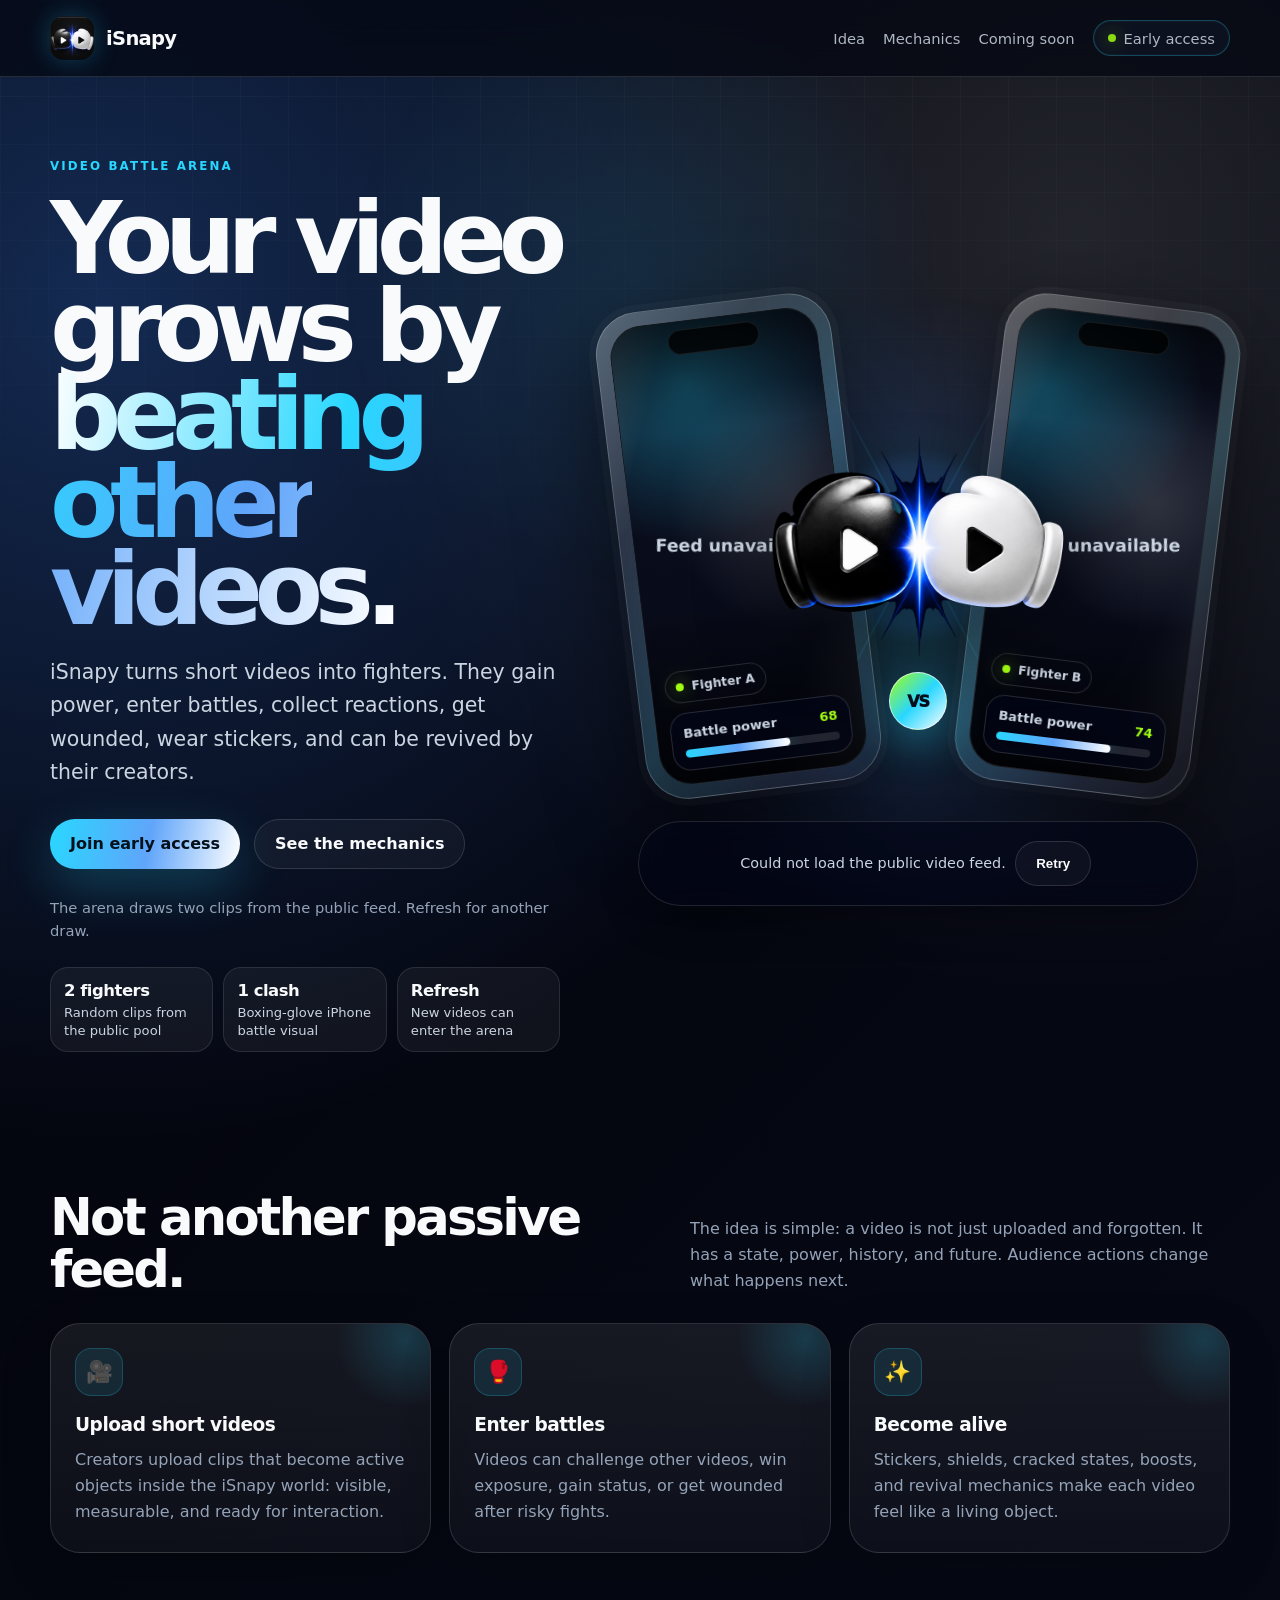
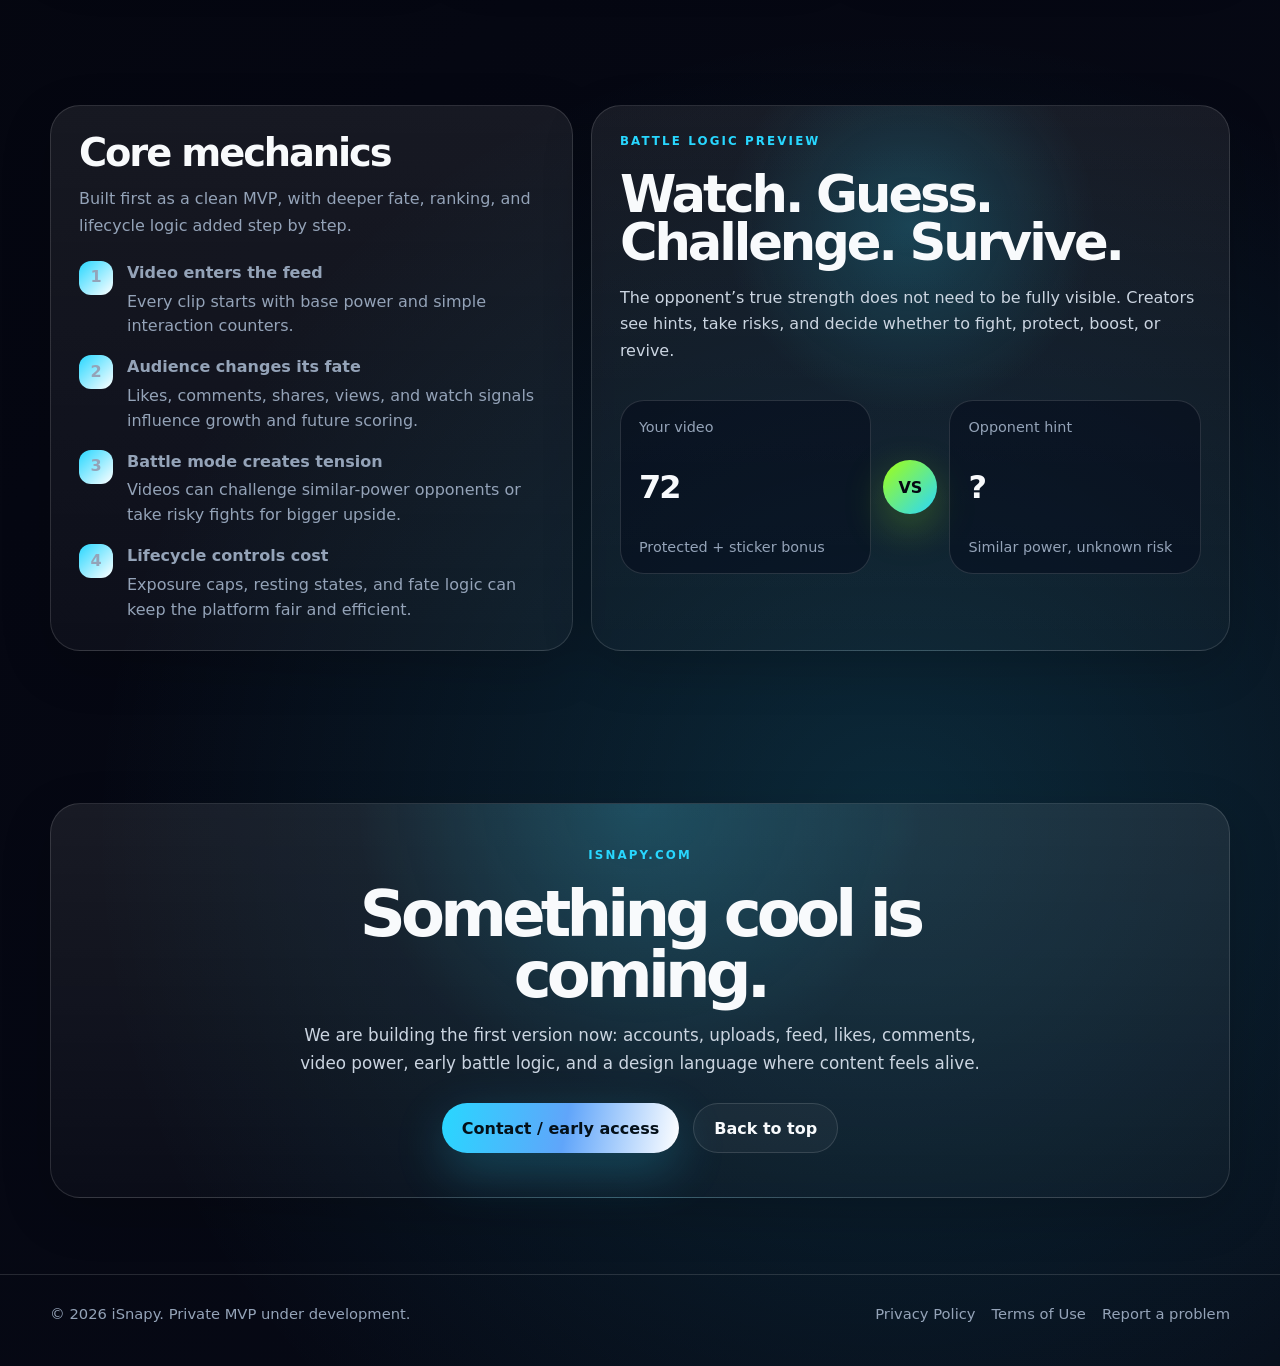
<file: index.html>
<!DOCTYPE html>
<html lang="en">
<head>
  <meta charset="UTF-8" />
  <meta name="viewport" content="width=device-width, initial-scale=1.0" />
  <meta name="description" content="iSnapy is a social video battle app where short videos gain power by beating other videos." />
  <meta name="theme-color" content="#050712" />
  <title>iSnapy &#x2014; Video Battles</title>
  <style>
    :root {
      --bg: #050712;
      --bg-soft: #080B18;
      --card: rgba(15, 23, 42, 0.76);
      --card-strong: rgba(17, 24, 39, 0.94);
      --line: rgba(255, 255, 255, 0.13);
      --text: #F8FAFC;
      --muted: #94A3B8;
      --muted-2: #CBD5E1;
      --cyan: #28D7FF;
      --blue: #3B82F6;
      --violet: #8B5CF6;
      --pink: #FF4FD8;
      --lime: #A3FF12;
      --orange: #FB923C;
      --danger: #FB7185;
      --shadow: 0 26px 90px rgba(0, 0, 0, 0.54);
      --radius-xl: 30px;
      --radius-lg: 22px;
      --radius-md: 15px;
    }

    * { box-sizing: border-box; }
    html { scroll-behavior: smooth; }

    body {
      margin: 0;
      min-height: 100vh;
      font-family: Inter, ui-sans-serif, system-ui, -apple-system, BlinkMacSystemFont, "Segoe UI", sans-serif;
      color: var(--text);
      background:
        radial-gradient(circle at 8% 10%, rgba(59, 130, 246, 0.30), transparent 29%),
        radial-gradient(circle at 84% 8%, rgba(255, 255, 255, 0.12), transparent 26%),
        radial-gradient(circle at 70% 82%, rgba(40, 215, 255, 0.16), transparent 31%),
        linear-gradient(135deg, #03040A 0%, var(--bg) 50%, #070A16 100%);
      overflow-x: hidden;
    }

    body::before {
      content: "";
      position: fixed;
      inset: 0;
      pointer-events: none;
      background-image:
        linear-gradient(rgba(255,255,255,0.035) 1px, transparent 1px),
        linear-gradient(90deg, rgba(255,255,255,0.035) 1px, transparent 1px);
      background-size: 48px 48px;
      mask-image: linear-gradient(to bottom, rgba(0,0,0,0.75), transparent 72%);
      z-index: 0;
    }

    body::after {
      content: "";
      position: fixed;
      inset: 0;
      pointer-events: none;
      background: radial-gradient(circle at 50% 32%, rgba(40, 215, 255, 0.08), transparent 34%);
      z-index: 0;
    }

    a { color: inherit; text-decoration: none; }

    .shell {
      width: min(1180px, calc(100% - 36px));
      margin: 0 auto;
      position: relative;
      z-index: 1;
    }

    .nav {
      position: sticky;
      top: 0;
      z-index: 20;
      backdrop-filter: blur(18px);
      background: rgba(5, 7, 18, 0.74);
      border-bottom: 1px solid var(--line);
    }

    .nav-inner {
      height: 76px;
      display: flex;
      align-items: center;
      justify-content: space-between;
      gap: 22px;
    }

    .brand {
      display: inline-flex;
      align-items: center;
      gap: 12px;
      font-weight: 900;
      letter-spacing: -0.035em;
      font-size: 1.22rem;
    }

    .brand img {
      width: 44px;
      height: 44px;
      border-radius: 14px;
      object-fit: contain;
      box-shadow: 0 0 26px rgba(40, 215, 255, 0.26);
    }

    .nav-links {
      display: flex;
      align-items: center;
      gap: 18px;
      color: var(--muted-2);
      font-size: 0.92rem;
    }

    .nav-links a { opacity: 0.85; transition: opacity 0.2s ease, color 0.2s ease; }
    .nav-links a:hover { color: var(--text); opacity: 1; }

    .pill {
      display: inline-flex;
      align-items: center;
      gap: 8px;
      min-height: 36px;
      padding: 8px 14px;
      border: 1px solid rgba(40, 215, 255, 0.32);
      border-radius: 999px;
      color: var(--muted-2);
      background: rgba(15, 23, 42, 0.62);
      box-shadow: inset 0 0 0 1px rgba(255,255,255,0.035);
    }

    .dot {
      width: 8px;
      height: 8px;
      border-radius: 999px;
      background: var(--lime);
      box-shadow: 0 0 18px rgba(163, 255, 18, 0.72);
    }

    .hero {
      padding: 82px 0 64px;
      display: grid;
      grid-template-columns: 0.9fr 1.1fr;
      gap: 46px;
      align-items: center;
    }

    .eyebrow {
      width: max-content;
      max-width: 100%;
      margin-bottom: 22px;
      text-transform: uppercase;
      letter-spacing: 0.18em;
      font-size: 0.74rem;
      color: var(--cyan);
      font-weight: 900;
    }

    h1 {
      margin: 0 0 22px;
      font-size: clamp(3.1rem, 7.8vw, 6.6rem);
      line-height: 0.88;
      letter-spacing: -0.085em;
    }

    .gradient-text {
      background: linear-gradient(100deg, #fff 0%, var(--cyan) 31%, #60A5FA 58%, #ffffff 100%);
      -webkit-background-clip: text;
      background-clip: text;
      color: transparent;
    }

    .lead {
      margin: 0 0 30px;
      color: var(--muted-2);
      font-size: clamp(1.05rem, 2vw, 1.28rem);
      line-height: 1.62;
      max-width: 720px;
    }

    .actions {
      display: flex;
      flex-wrap: wrap;
      gap: 14px;
      align-items: center;
      margin-bottom: 28px;
    }

    .button {
      display: inline-flex;
      align-items: center;
      justify-content: center;
      gap: 10px;
      min-height: 50px;
      padding: 14px 20px;
      border-radius: 999px;
      font-weight: 900;
      transition: transform 0.2s ease, border-color 0.2s ease, background 0.2s ease;
    }

    .button:hover { transform: translateY(-2px); }

    .button-primary {
      border: 0;
      color: #041019;
      background: linear-gradient(100deg, var(--cyan), #60A5FA 52%, #FFFFFF);
      box-shadow: 0 18px 50px rgba(40, 215, 255, 0.24);
    }

    .button-secondary {
      border: 1px solid var(--line);
      color: var(--text);
      background: rgba(255,255,255,0.04);
    }

    .button-secondary:hover { border-color: rgba(40, 215, 255, 0.45); }

    .small-note {
      color: var(--muted);
      font-size: 0.92rem;
      line-height: 1.55;
    }

    .hero-stats {
      display: grid;
      grid-template-columns: repeat(3, minmax(0, 1fr));
      gap: 10px;
      max-width: 650px;
      margin-top: 24px;
    }

    .stat-chip {
      padding: 12px 13px;
      border-radius: 18px;
      background: rgba(255,255,255,0.052);
      border: 1px solid rgba(255,255,255,0.10);
      color: var(--muted-2);
      font-size: 0.82rem;
      line-height: 1.35;
    }

    .stat-chip b {
      display: block;
      color: var(--text);
      font-size: 1.03rem;
      letter-spacing: -0.03em;
      margin-bottom: 2px;
    }

    .arena-wrap {
      position: relative;
      min-height: 650px;
      display: grid;
      place-items: center;
      overflow: visible;
    }

    .arena-glow {
      position: absolute;
      width: min(620px, 92vw);
      height: min(620px, 92vw);
      border-radius: 50%;
      background: radial-gradient(circle, rgba(40, 215, 255, 0.24), rgba(59, 130, 246, 0.12) 43%, transparent 71%);
      filter: blur(2px);
      animation: float 7s ease-in-out infinite;
    }

    @keyframes float {
      0%, 100% { transform: translateY(0) scale(1); }
      50% { transform: translateY(-16px) scale(1.03); }
    }

    .arena {
      position: relative;
      width: min(740px, 100%);
      min-height: 630px;
      margin-top: -18px;
    }

    .duel-phone {
      position: absolute;
      top: 42%;
      width: min(282px, 38%);
      aspect-ratio: 9 / 18.6;
      padding: clamp(10px, 1.6vw, 13px);
      border-radius: clamp(34px, 5vw, 43px);
      border: 1px solid rgba(255,255,255,0.20);
      background: linear-gradient(145deg, rgba(255,255,255,0.16), rgba(255,255,255,0.04));
      box-shadow: var(--shadow), 0 0 0 7px rgba(255,255,255,0.034);
      overflow: visible;
      transform-origin: center;
    }

    .duel-phone.left {
      left: 2.2%;
      transform: translateY(-50%) rotate(-7deg);
      z-index: 3;
    }

    .duel-phone.right {
      right: 2.2%;
      transform: translateY(-50%) rotate(7deg);
      z-index: 3;
    }

    .duel-phone::before {
      content: "";
      position: absolute;
      inset: -1px;
      border-radius: inherit;
      pointer-events: none;
      background: linear-gradient(125deg, rgba(255,255,255,0.22), transparent 28%, rgba(40,215,255,0.18) 55%, transparent 80%);
      opacity: 0.72;
      z-index: -1;
    }

    .phone-screen {
      height: 100%;
      min-height: 0;
      border-radius: clamp(26px, 4vw, 33px);
      overflow: hidden;
      position: relative;
      background: #02030A;
      border: 1px solid rgba(255,255,255,0.11);
      isolation: isolate;
    }

    .duel-phone.left .phone-screen {
      box-shadow: inset 0 0 0 1px rgba(40, 215, 255, 0.14);
    }

    .duel-phone.right .phone-screen {
      box-shadow: inset 0 0 0 1px rgba(255, 255, 255, 0.16);
    }

    .notch {
      position: absolute;
      top: 8px;
      left: 50%;
      width: 92px;
      height: 25px;
      border-radius: 999px;
      background: rgba(0,0,0,0.78);
      transform: translateX(-50%);
      z-index: 5;
      border: 1px solid rgba(255,255,255,0.09);
    }

    .video-layer {
      position: absolute;
      inset: -18px;
      z-index: 1;
      overflow: hidden;
      transform-origin: center;
    }

    .duel-phone.left .video-layer {
      transform: rotate(7deg) scale(1.08);
    }

    .duel-phone.right .video-layer {
      transform: rotate(-7deg) scale(1.08);
    }

    .phone-screen video,
    .video-fallback {
      position: absolute;
      inset: 0;
      width: 100%;
      height: 100%;
      object-fit: cover;
      object-position: center center;
    }

    .phone-screen video {
      z-index: 1;
      background: #050712;
      transform: translateZ(0);
      object-fit: cover;
      object-position: center center;
    }

    .video-fallback {
      z-index: 0;
      display: grid;
      place-items: center;
      padding: 28px;
      text-align: center;
      background:
        radial-gradient(circle at 30% 20%, rgba(40, 215, 255, 0.34), transparent 34%),
        radial-gradient(circle at 72% 42%, rgba(255, 255, 255, 0.15), transparent 35%),
        linear-gradient(180deg, #0D1224 0%, #050712 100%);
      color: var(--muted-2);
      line-height: 1.5;
      font-weight: 800;
      transition: opacity 220ms ease;
      pointer-events: none;
    }

    .phone-shade {
      position: absolute;
      inset: 0;
      z-index: 2;
      background:
        linear-gradient(to bottom, rgba(0,0,0,0.60) 0%, transparent 24%, transparent 62%, rgba(0,0,0,0.72) 100%),
        linear-gradient(110deg, rgba(255,255,255,0.16), transparent 16%, transparent 76%, rgba(255,255,255,0.09));
      pointer-events: none;
    }

    .screen-hud {
      position: absolute;
      left: 13px;
      right: 13px;
      bottom: 13px;
      z-index: 4;
      display: grid;
      gap: 10px;
    }

    .status-chip {
      width: max-content;
      display: inline-flex;
      gap: 8px;
      align-items: center;
      border-radius: 999px;
      padding: 8px 10px;
      background: rgba(5,7,18,0.62);
      border: 1px solid rgba(255,255,255,0.14);
      color: var(--muted-2);
      font-size: 0.76rem;
      font-weight: 900;
      backdrop-filter: blur(12px);
    }

    .power-panel {
      border: 1px solid rgba(255,255,255,0.14);
      border-radius: 18px;
      padding: 12px;
      background: rgba(2,6,23,0.66);
      backdrop-filter: blur(12px);
    }

    .metric-row {
      display: flex;
      align-items: center;
      justify-content: space-between;
      gap: 10px;
      margin-bottom: 9px;
      font-size: 0.81rem;
      color: var(--muted-2);
      font-weight: 800;
    }

    .power-number { color: var(--lime); }

    .bar {
      height: 8px;
      border-radius: 999px;
      background: rgba(255,255,255,0.12);
      overflow: hidden;
    }

    .bar span {
      display: block;
      width: 68%;
      height: 100%;
      border-radius: inherit;
      background: linear-gradient(90deg, var(--cyan), #60A5FA, #FFFFFF);
      box-shadow: 0 0 18px rgba(40, 215, 255, 0.38);
    }

    .duel-phone.right .bar span { width: 74%; }

    .clash-wrap {
      position: absolute;
      left: 50%;
      top: 42%;
      width: clamp(205px, 26vw, 300px);
      transform: translate(-50%, -50%);
      z-index: 8;
      pointer-events: none;
      filter: drop-shadow(0 24px 40px rgba(0,0,0,0.38));
      animation: pulse 2.6s ease-in-out infinite;
    }

    .clash-wrap img {
      display: block;
      width: 100%;
      height: auto;
    }

    .impact-halo {
      position: absolute;
      left: 50%;
      top: 42%;
      width: clamp(130px, 15vw, 178px);
      height: clamp(140px, 17vw, 200px);
      transform: translate(-50%, -50%);
      z-index: 6;
      border-radius: 50%;
      background: radial-gradient(circle, rgba(255,255,255,0.32) 0 10%, rgba(40,215,255,0.30) 11% 34%, rgba(59,130,246,0.16) 35% 58%, transparent 72%);
      filter: blur(6px);
      pointer-events: none;
    }

    .spark {
      position: absolute;
      left: 50%;
      top: 42%;
      width: 2px;
      height: min(395px, 62vw);
      border-radius: 999px;
      background: linear-gradient(to bottom, transparent, rgba(40,215,255,0.40), transparent);
      transform-origin: center;
      pointer-events: none;
      opacity: 0.55;
    }
    .spark.s1 { transform: translate(-50%, -50%) rotate(28deg); }
    .spark.s2 { transform: translate(-50%, -50%) rotate(-28deg); }
    .spark.s3 { transform: translate(-50%, -50%) rotate(58deg); opacity: 0.30; }
    .spark.s4 { transform: translate(-50%, -50%) rotate(-58deg); opacity: 0.30; }

    @keyframes pulse {
      0%, 100% { transform: translate(-50%, -50%) scale(0.985); }
      50% { transform: translate(-50%, -50%) scale(1.015); }
    }

    .vs-badge {
      position: absolute;
      left: 50%;
      top: calc(42% + 126px);
      transform: translateX(-50%);
      z-index: 9;
      width: 58px;
      height: 58px;
      display: grid;
      place-items: center;
      border-radius: 50%;
      color: #041019;
      font-weight: 1000;
      letter-spacing: -0.06em;
      background: linear-gradient(135deg, var(--lime), var(--cyan), #fff);
      box-shadow: 0 14px 42px rgba(40,215,255,0.34);
      border: 1px solid rgba(255,255,255,0.6);
    }

    .arena-caption {
      z-index: 10;
      position: absolute;
      left: 50%;
      bottom: 6px;
      transform: translateX(-50%);
      width: min(560px, 94%);
      padding: 14px 18px;
      border: 1px solid rgba(255,255,255,0.12);
      border-radius: 999px;
      background: rgba(2, 6, 23, 0.62);
      backdrop-filter: blur(14px);
      color: var(--muted-2);
      font-size: 0.9rem;
      text-align: center;
      box-shadow: 0 16px 40px rgba(0,0,0,0.22);
    }

    section { padding: 76px 0; }

    .section-head {
      display: flex;
      align-items: end;
      justify-content: space-between;
      gap: 28px;
      margin-bottom: 28px;
    }

    .section-head h2 {
      margin: 0;
      font-size: clamp(2rem, 4vw, 3.4rem);
      line-height: 1;
      letter-spacing: -0.055em;
    }

    .section-head p {
      margin: 0;
      max-width: 540px;
      color: var(--muted);
      line-height: 1.65;
    }

    .grid-3 {
      display: grid;
      grid-template-columns: repeat(3, 1fr);
      gap: 18px;
    }

    .feature-card, .timeline-card, .cta-card, .live-card {
      border: 1px solid var(--line);
      border-radius: var(--radius-xl);
      background: linear-gradient(180deg, rgba(255,255,255,0.075), rgba(255,255,255,0.035));
      box-shadow: 0 16px 50px rgba(0,0,0,0.18);
    }

    .feature-card {
      padding: 24px;
      min-height: 230px;
      position: relative;
      overflow: hidden;
    }

    .feature-card::after {
      content: "";
      position: absolute;
      right: -50px;
      top: -60px;
      width: 150px;
      height: 150px;
      border-radius: 50%;
      background: radial-gradient(circle, rgba(40,215,255,0.18), transparent 65%);
    }

    .icon {
      width: 48px;
      height: 48px;
      display: grid;
      place-items: center;
      border-radius: 16px;
      background: rgba(40, 215, 255, 0.10);
      border: 1px solid rgba(40, 215, 255, 0.22);
      font-size: 1.35rem;
      margin-bottom: 18px;
    }

    .feature-card h3 {
      margin: 0 0 12px;
      font-size: 1.16rem;
      letter-spacing: -0.025em;
    }

    .feature-card p {
      margin: 0;
      color: var(--muted);
      line-height: 1.62;
    }

    .showcase {
      display: grid;
      grid-template-columns: 0.9fr 1.1fr;
      gap: 18px;
      align-items: stretch;
    }

    .timeline-card { padding: 28px; }

    .timeline-list {
      list-style: none;
      margin: 0;
      padding: 0;
      display: grid;
      gap: 16px;
    }

    .timeline-list li {
      display: grid;
      grid-template-columns: 34px 1fr;
      gap: 14px;
      align-items: start;
    }

    .step {
      width: 34px;
      height: 34px;
      border-radius: 12px;
      display: grid;
      place-items: center;
      font-weight: 900;
      color: #06101E;
      background: linear-gradient(135deg, var(--cyan), #FFFFFF);
    }

    .timeline-list b { display: block; margin-bottom: 4px; }
    .timeline-list span { color: var(--muted); line-height: 1.55; }

    .live-card {
      min-height: 100%;
      padding: 28px;
      position: relative;
      overflow: hidden;
      background:
        radial-gradient(circle at 50% 22%, rgba(40,215,255,0.20), transparent 35%),
        linear-gradient(180deg, rgba(255,255,255,0.075), rgba(255,255,255,0.025));
    }

    .battle-row {
      display: grid;
      grid-template-columns: 1fr auto 1fr;
      gap: 12px;
      align-items: center;
      margin-top: 36px;
    }

    .battle-tile {
      min-height: 174px;
      border-radius: 24px;
      border: 1px solid rgba(255,255,255,0.13);
      background: rgba(2,6,23,0.42);
      padding: 18px;
      display: flex;
      flex-direction: column;
      justify-content: space-between;
    }

    .battle-tile strong { font-size: 2rem; letter-spacing: -0.06em; }
    .battle-tile span { color: var(--muted); font-size: 0.9rem; }

    .vs {
      width: 54px;
      height: 54px;
      border-radius: 50%;
      display: grid;
      place-items: center;
      font-weight: 900;
      color: #050712;
      background: linear-gradient(135deg, var(--lime), var(--cyan));
      box-shadow: 0 14px 40px rgba(163,255,18,0.25);
    }

    .cta-card {
      padding: 44px;
      text-align: center;
      background:
        radial-gradient(circle at 50% 0%, rgba(40,215,255,0.18), transparent 40%),
        linear-gradient(180deg, rgba(255,255,255,0.08), rgba(255,255,255,0.025));
    }

    .cta-card h2 {
      margin: 0 auto 16px;
      max-width: 780px;
      font-size: clamp(2.3rem, 5vw, 4.8rem);
      line-height: 0.95;
      letter-spacing: -0.075em;
    }

    .cta-card p {
      margin: 0 auto 26px;
      color: var(--muted-2);
      max-width: 720px;
      line-height: 1.65;
      font-size: 1.05rem;
    }

    .footer {
      padding: 30px 0 44px;
      color: var(--muted);
      border-top: 1px solid var(--line);
    }

    .footer-inner {
      display: flex;
      justify-content: space-between;
      gap: 18px;
      flex-wrap: wrap;
      align-items: center;
      font-size: 0.92rem;
    }

    @media (max-width: 1030px) {
      .hero { grid-template-columns: 1fr; padding-top: 54px; }
      .arena-wrap { min-height: 620px; }
      .arena { width: min(720px, 100%); }
    }

    @media (max-width: 900px) {
      .nav-links a:not(.pill) { display: none; }
      .grid-3 { grid-template-columns: 1fr; }
      .showcase { grid-template-columns: 1fr; }
      .section-head { display: block; }
      .section-head p { margin-top: 16px; }
      .battle-row { grid-template-columns: 1fr; }
      .vs { margin: 0 auto; }
    }

    @media (max-width: 700px) {
      .arena-wrap { min-height: 610px; overflow: hidden; }
      .arena { width: min(660px, 116vw); min-height: 610px; margin-left: -8vw; margin-right: -8vw; }
      .duel-phone { width: min(240px, 38%); border-radius: 36px; padding: 11px; }
      .phone-screen { border-radius: 27px; }
      .duel-phone.left { left: 5%; top: 44%; }
      .duel-phone.right { right: 5%; top: 44%; }
      .clash-wrap { width: min(185px, 41vw); top: 40%; }
      .impact-halo { width: 112px; height: 112px; top: 40%; }
      .spark { top: 40%; }
      .vs-badge { top: calc(40% + 90px); }
      .arena-caption { bottom: 34px; border-radius: 22px; }
      .hero-stats { grid-template-columns: 1fr; }
    }

    @media (max-width: 560px) {
      .shell { width: min(100% - 24px, 1160px); }
      .nav-inner { height: 68px; }
      .brand span { font-size: 1rem; }
      .brand img { width: 36px; height: 36px; }
      .pill { padding: 7px 10px; font-size: 0.78rem; }
      .actions { align-items: stretch; }
      .button { width: 100%; }
      section { padding: 54px 0; }
      .feature-card, .timeline-card, .live-card, .cta-card { border-radius: 22px; padding: 22px; }
    }
  </style>
</head>
<body>
  <nav class="nav">
    <div class="shell nav-inner">
      <a class="brand" href="#top" aria-label="iSnapy home">
        <img src="logo.png" alt="iSnapy logo" />
        <span>iSnapy</span>
      </a>
      <div class="nav-links" aria-label="Main navigation">
        <a href="#idea">Idea</a>
        <a href="#mechanics">Mechanics</a>
        <a href="#coming">Coming soon</a>
        <a class="pill" href="mailto:hello@isnapy.com?subject=iSnapy%20early%20access"><span class="dot"></span> Early access</a>
      </div>
    </div>
  </nav>

  <main id="top" class="shell">
    <header class="hero">
      <div>
        <div class="eyebrow">Video battle arena</div>
        <h1>Your video grows by <span class="gradient-text">beating other videos.</span></h1>
        <p class="lead">
          iSnapy turns short videos into fighters. They gain power, enter battles, collect reactions, get wounded, wear stickers, and can be revived by their creators.
        </p>
        <div class="actions">
          <a class="button button-primary" href="mailto:hello@isnapy.com?subject=iSnapy%20early%20access">Join early access</a>
          <a class="button button-secondary" href="#mechanics">See the mechanics</a>
        </div>
        <p class="small-note">
          The arena draws two clips from the public feed. Refresh for another draw.
        </p>
        <div class="hero-stats" aria-label="iSnapy highlights">
          <div class="stat-chip"><b>2 fighters</b>Random clips from the public pool</div>
          <div class="stat-chip"><b>1 clash</b>Boxing-glove iPhone battle visual</div>
          <div class="stat-chip"><b>Refresh</b>New videos can enter the arena</div>
        </div>
      </div>

      <div class="arena-wrap" aria-label="iSnapy battle preview with two iPhone video frames">
        <div class="arena-glow"></div>
        <div class="arena">
          <div class="spark s1"></div>
          <div class="spark s2"></div>
          <div class="spark s3"></div>
          <div class="spark s4"></div>

          <article class="duel-phone left" aria-label="Left random video fighter">
            <div class="phone-screen">
              <div class="notch"></div>
              <div class="video-layer">
                <video id="videoA" muted playsinline webkit-playsinline autoplay loop preload="auto"></video>
                <div class="video-fallback" id="fallbackA">Waiting for<br />public fighter A</div>
              </div>
              <div class="phone-shade"></div>
              <div class="screen-hud">
                <div class="status-chip"><span class="dot"></span> Fighter A</div>
                <div class="power-panel">
                  <div class="metric-row"><span>Battle power</span><span class="power-number" id="powerA">68</span></div>
                  <div class="bar"><span id="barA"></span></div>
                </div>
              </div>
            </div>
          </article>

          <div class="impact-halo" aria-hidden="true"></div>
          <div class="clash-wrap" aria-hidden="true"><img src="glove-clash.png" alt="" /></div>
          <div class="vs-badge" aria-hidden="true">VS</div>

          <article class="duel-phone right" aria-label="Right random video fighter">
            <div class="phone-screen">
              <div class="notch"></div>
              <div class="video-layer">
                <video id="videoB" muted playsinline webkit-playsinline autoplay loop preload="auto"></video>
                <div class="video-fallback" id="fallbackB">Waiting for<br />public fighter B</div>
              </div>
              <div class="phone-shade"></div>
              <div class="screen-hud">
                <div class="status-chip"><span class="dot"></span> Fighter B</div>
                <div class="power-panel">
                  <div class="metric-row"><span>Battle power</span><span class="power-number" id="powerB">74</span></div>
                  <div class="bar"><span id="barB"></span></div>
                </div>
              </div>
            </div>
          </article>

          <div class="arena-caption" id="arenaCaption" aria-live="polite">Loading public clips...</div>
        </div>
      </div>
    </header>

    <section id="idea">
      <div class="section-head">
        <h2>Not another passive feed.</h2>
        <p>
          The idea is simple: a video is not just uploaded and forgotten. It has a state, power, history, and future. Audience actions change what happens next.
        </p>
      </div>
      <div class="grid-3">
        <article class="feature-card">
          <div class="icon">&#x1F3A5;</div>
          <h3>Upload short videos</h3>
          <p>Creators upload clips that become active objects inside the iSnapy world: visible, measurable, and ready for interaction.</p>
        </article>
        <article class="feature-card">
          <div class="icon">&#x1F94A;</div>
          <h3>Enter battles</h3>
          <p>Videos can challenge other videos, win exposure, gain status, or get wounded after risky fights.</p>
        </article>
        <article class="feature-card">
          <div class="icon">&#x2728;</div>
          <h3>Become alive</h3>
          <p>Stickers, shields, cracked states, boosts, and revival mechanics make each video feel like a living object.</p>
        </article>
      </div>
    </section>

    <section id="mechanics">
      <div class="showcase">
        <div class="timeline-card">
          <div class="section-head" style="display:block; margin-bottom:22px;">
            <h2 style="font-size:clamp(1.9rem, 3vw, 2.8rem);">Core mechanics</h2>
            <p style="margin-top:14px;">Built first as a clean MVP, with deeper fate, ranking, and lifecycle logic added step by step.</p>
          </div>
          <ol class="timeline-list">
            <li><span class="step">1</span><span><b>Video enters the feed</b><span>Every clip starts with base power and simple interaction counters.</span></span></li>
            <li><span class="step">2</span><span><b>Audience changes its fate</b><span>Likes, comments, shares, views, and watch signals influence growth and future scoring.</span></span></li>
            <li><span class="step">3</span><span><b>Battle mode creates tension</b><span>Videos can challenge similar-power opponents or take risky fights for bigger upside.</span></span></li>
            <li><span class="step">4</span><span><b>Lifecycle controls cost</b><span>Exposure caps, resting states, and fate logic can keep the platform fair and efficient.</span></span></li>
          </ol>
        </div>

        <div class="live-card">
          <div class="eyebrow">Battle logic preview</div>
          <h2 style="margin:0; font-size:clamp(2rem, 4vw, 3.7rem); line-height:0.95; letter-spacing:-0.06em;">Watch. Guess. Challenge. Survive.</h2>
          <p style="color:var(--muted-2); line-height:1.65; max-width:620px; margin:18px 0 0;">
            The opponent&#x2019;s true strength does not need to be fully visible. Creators see hints, take risks, and decide whether to fight, protect, boost, or revive.
          </p>
          <div class="battle-row">
            <div class="battle-tile"><span>Your video</span><strong>72</strong><span>Protected + sticker bonus</span></div>
            <div class="vs">VS</div>
            <div class="battle-tile"><span>Opponent hint</span><strong>?</strong><span>Similar power, unknown risk</span></div>
          </div>
        </div>
      </div>
    </section>

    <section id="coming">
      <div class="cta-card">
        <div class="eyebrow" style="margin-left:auto; margin-right:auto;">iSnapy.com</div>
        <h2>Something cool is coming.</h2>
        <p>
          We are building the first version now: accounts, uploads, feed, likes, comments, video power, early battle logic, and a design language where content feels alive.
        </p>
        <div class="actions" style="justify-content:center; margin-bottom:0;">
          <a class="button button-primary" href="mailto:hello@isnapy.com?subject=iSnapy%20early%20access">Contact / early access</a>
          <a class="button button-secondary" href="#top">Back to top</a>
        </div>
      </div>
    </section>
  </main>

  <footer class="footer">
    <div class="shell footer-inner">
      <span>&#xa9; <span id="year"></span> iSnapy. Private MVP under development.</span>
      <nav aria-label="Legal and safety" style="display:flex;gap:1rem;flex-wrap:wrap"><a href="privacy.html">Privacy Policy</a><a href="terms.html">Terms of Use</a><a href="safety.html">Report a problem</a></nav>
    </div>
  </footer>

  <script>
// iSnapy staging arena, November 2026. Embedded in the public homepage by apply.cjs.
(() => {
  'use strict';
  const byId = id => document.getElementById(id);
  const year = byId('year');
  if (year) year.textContent = new Date().getFullYear();

  const staging = 'https://staging-api.isnapy.com';
  const production = 'https://api.isnapy.com';
  const requested = new URLSearchParams(location.search).get('api') || window.ISNAPY_API_BASE || '';
  const api = requested.replace(/\/$/, '') === production ? production : staging;
  const feedUrl = api + '/api/videos/feed?limit=24';
  const caption = byId('arenaCaption');
  const slots = ['A', 'B'];
  let remaining = [];
  const occupied = new Map();

  function secureUrl(value) {
    if (typeof value !== 'string' || !value.trim()) return '';
    try {
      const u = new URL(value.trim(), api + '/');
      if (u.protocol === 'http:' && u.hostname === new URL(api).hostname) u.protocol = 'https:';
      return u.protocol === 'https:' ? u.href : '';
    } catch { return ''; }
  }

  function makePool(rows) {
    const pool = [];
    const ids = new Set();
    const urls = new Set();
    for (const item of rows) {
      if (!item || typeof item !== 'object') continue;
      const sources = [...new Set([item.processed_url, item.original_url, item.video_url, item.url]
        .map(secureUrl).filter(Boolean))];
      if (!sources.length || (item.id != null && ids.has(String(item.id))) || sources.some(u => urls.has(u))) continue;
      if (item.id != null) ids.add(String(item.id));
      sources.forEach(u => urls.add(u));
      pool.push({sources, power: item.battle_power});
    }
    for (let i = pool.length - 1; i > 0; i--) {
      const j = Math.floor(Math.random() * (i + 1));
      [pool[i], pool[j]] = [pool[j], pool[i]];
    }
    return pool;
  }

  function action(label, fn) {
    const button = document.createElement('button');
    button.type = 'button';
    button.className = 'button button-secondary';
    button.style.cssText = 'margin:.3rem;min-height:44px;cursor:pointer';
    button.textContent = label;
    button.addEventListener('click', fn);
    caption.appendChild(button);
    return button;
  }

  function placeholder(slot, text) {
    const fallback = byId('fallback' + slot);
    fallback.textContent = text;
    fallback.style.zIndex = '2';
    fallback.style.opacity = '1';
  }

  function showClip(slot) {
    const clip = remaining.pop();
    const video = byId('video' + slot);
    const fallback = byId('fallback' + slot);
    const power = byId('power' + slot);
    const bar = byId('bar' + slot);
    occupied.delete(slot);
    if (!clip) {
      video.onerror = video.onplaying = null;
      video.removeAttribute('src');
      video.load();
      power.textContent = '-';
      bar.style.width = '0%';
      placeholder(slot, 'No other playable clip');
      if (!occupied.size) {
        caption.textContent = 'The feed loaded, but these clips could not play in this browser. ';
        action('Try again', boot);
      } else {
        const status = byId('arenaMessage');
        if (status) status.textContent = 'One public clip is available. ';
      }
      return;
    }
    occupied.set(slot, clip);
    let playButton;
    let sourceNumber = 0;
    function tryPlay() {
      const currentSource = sourceNumber;
      const p = video.play();
      if (!p) return;
      p.catch(err => {
        if (err.name !== 'NotAllowedError' || occupied.get(slot) !== clip || currentSource !== sourceNumber || playButton) return;
        placeholder(slot, 'Tap Play ' + slot + ' below');
        playButton = action('Play ' + slot, tryPlay);
      });
    }
    video.muted = video.defaultMuted = video.loop = video.playsInline = true;
    video.setAttribute('playsinline', '');
    video.removeAttribute('poster');
    video.onplaying = () => {
      fallback.style.opacity = '0';
      if (playButton) { playButton.remove(); playButton = undefined; }
    };
    function loadNext() {
      if (playButton) { playButton.remove(); playButton = undefined; }
      if (sourceNumber >= clip.sources.length) { showClip(slot); return; }
      placeholder(slot, 'Loading clip ' + slot);
      video.src = clip.sources[sourceNumber++];
      video.load();
      tryPlay();
    }
    power.textContent = clip.power == null ? '-' : String(clip.power);
    bar.style.width = Math.min(99, Math.max(0, Number(clip.power) || 0)) + '%';
    video.onerror = loadNext;
    loadNext();
  }

  async function boot() {
    caption.textContent = 'Loading public clips...';
    const abort = new AbortController();
    const timer = setTimeout(() => abort.abort(), 12000);
    try {
      const response = await fetch(feedUrl, {mode:'cors', credentials:'omit', cache:'no-store', signal:abort.signal});
      if (!response.ok) throw new Error('HTTP ' + response.status);
      const data = await response.json();
      if (!Array.isArray(data)) throw new Error('Expected a public video list');
      remaining = makePool(data);
      if (!remaining.length) {
        slots.forEach(s => placeholder(s, 'No public clip available'));
        caption.textContent = 'No public clips with playable URLs were returned. ';
        action('Check again', boot);
        return;
      }
      const count = remaining.length;
      caption.textContent = '';
      const status = document.createElement('span');
      status.id = 'arenaMessage';
      status.textContent = count === 1 ? 'One public clip is available. ' : 'Two random public clips. Refresh for another draw. ';
      caption.appendChild(status);
      showClip('A');
      showClip('B');
    } catch (error) {
      console.warn('iSnapy arena feed:', feedUrl, error.message);
      slots.forEach(s => placeholder(s, 'Feed unavailable'));
      caption.textContent = 'Could not load the public video feed. ';
      action('Retry', boot);
    } finally { clearTimeout(timer); }
  }

  boot();
})();
  </script>
</body>
</html>
</file>
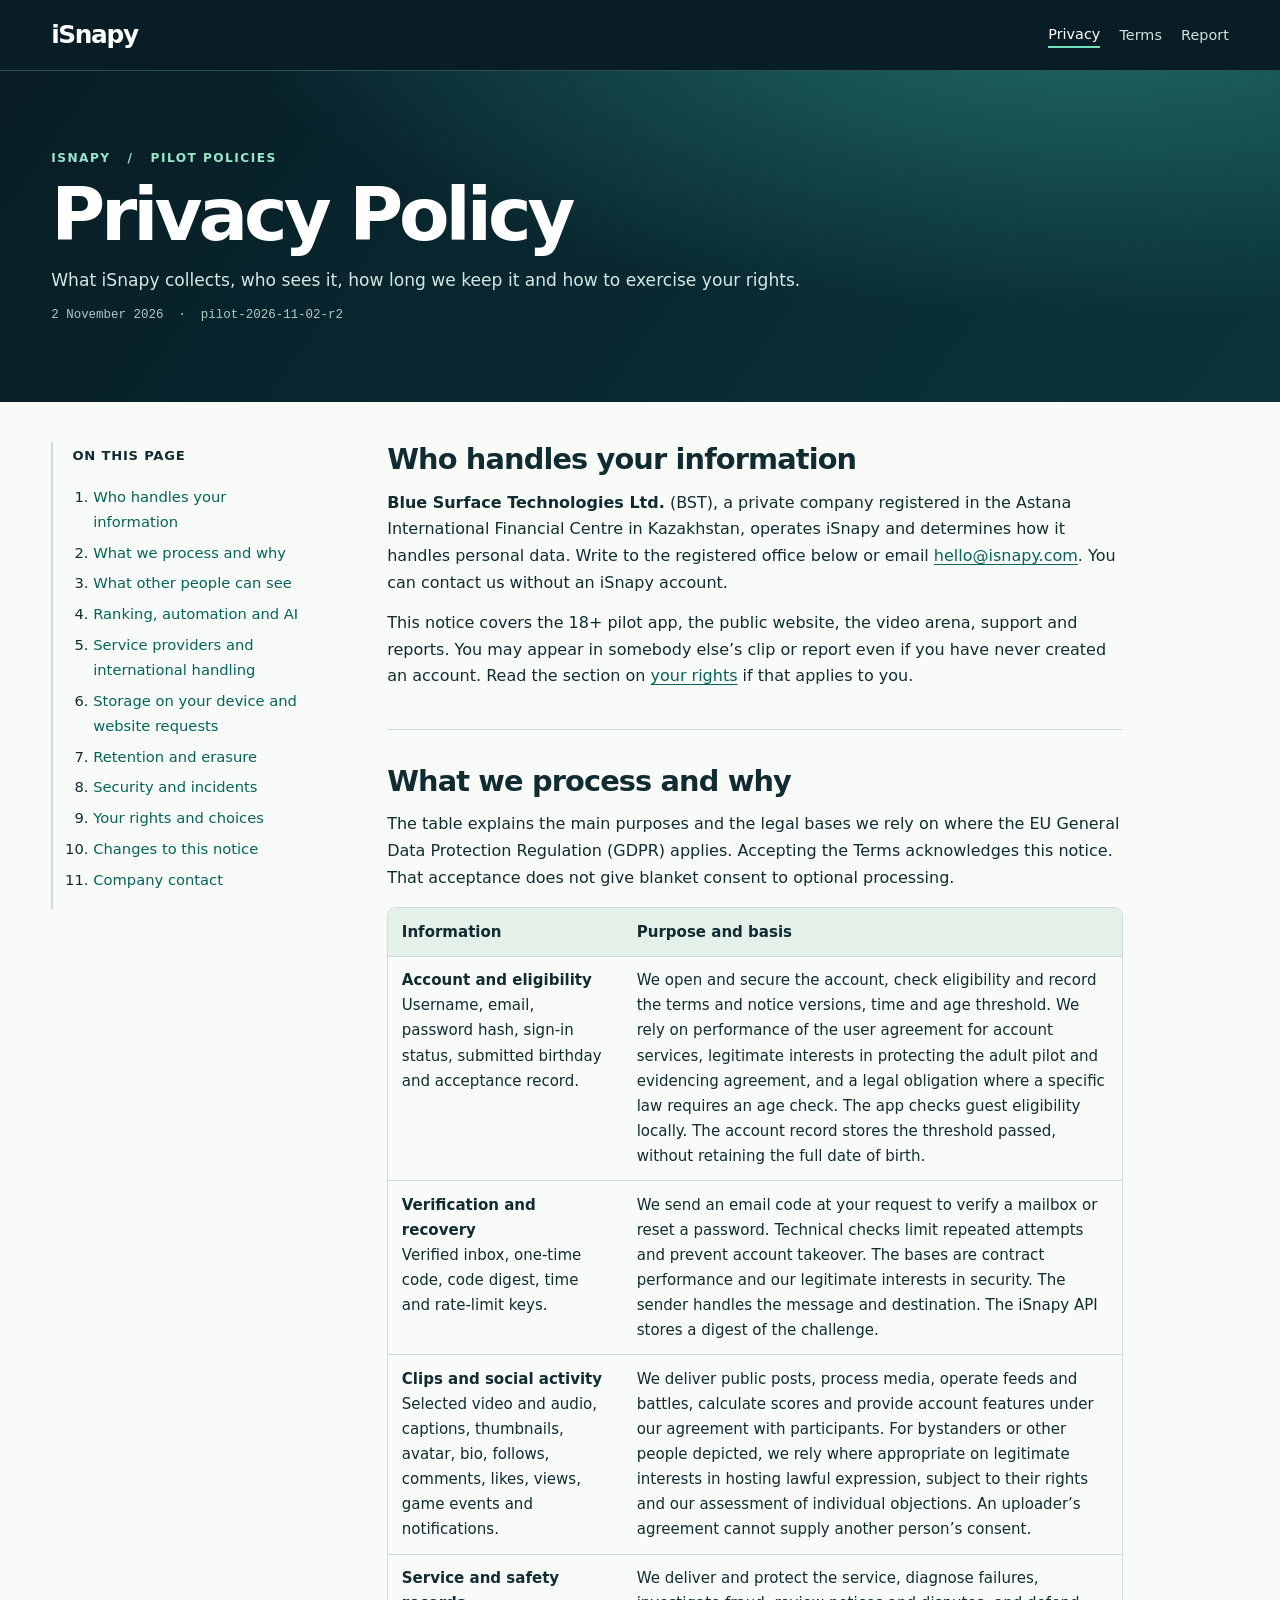
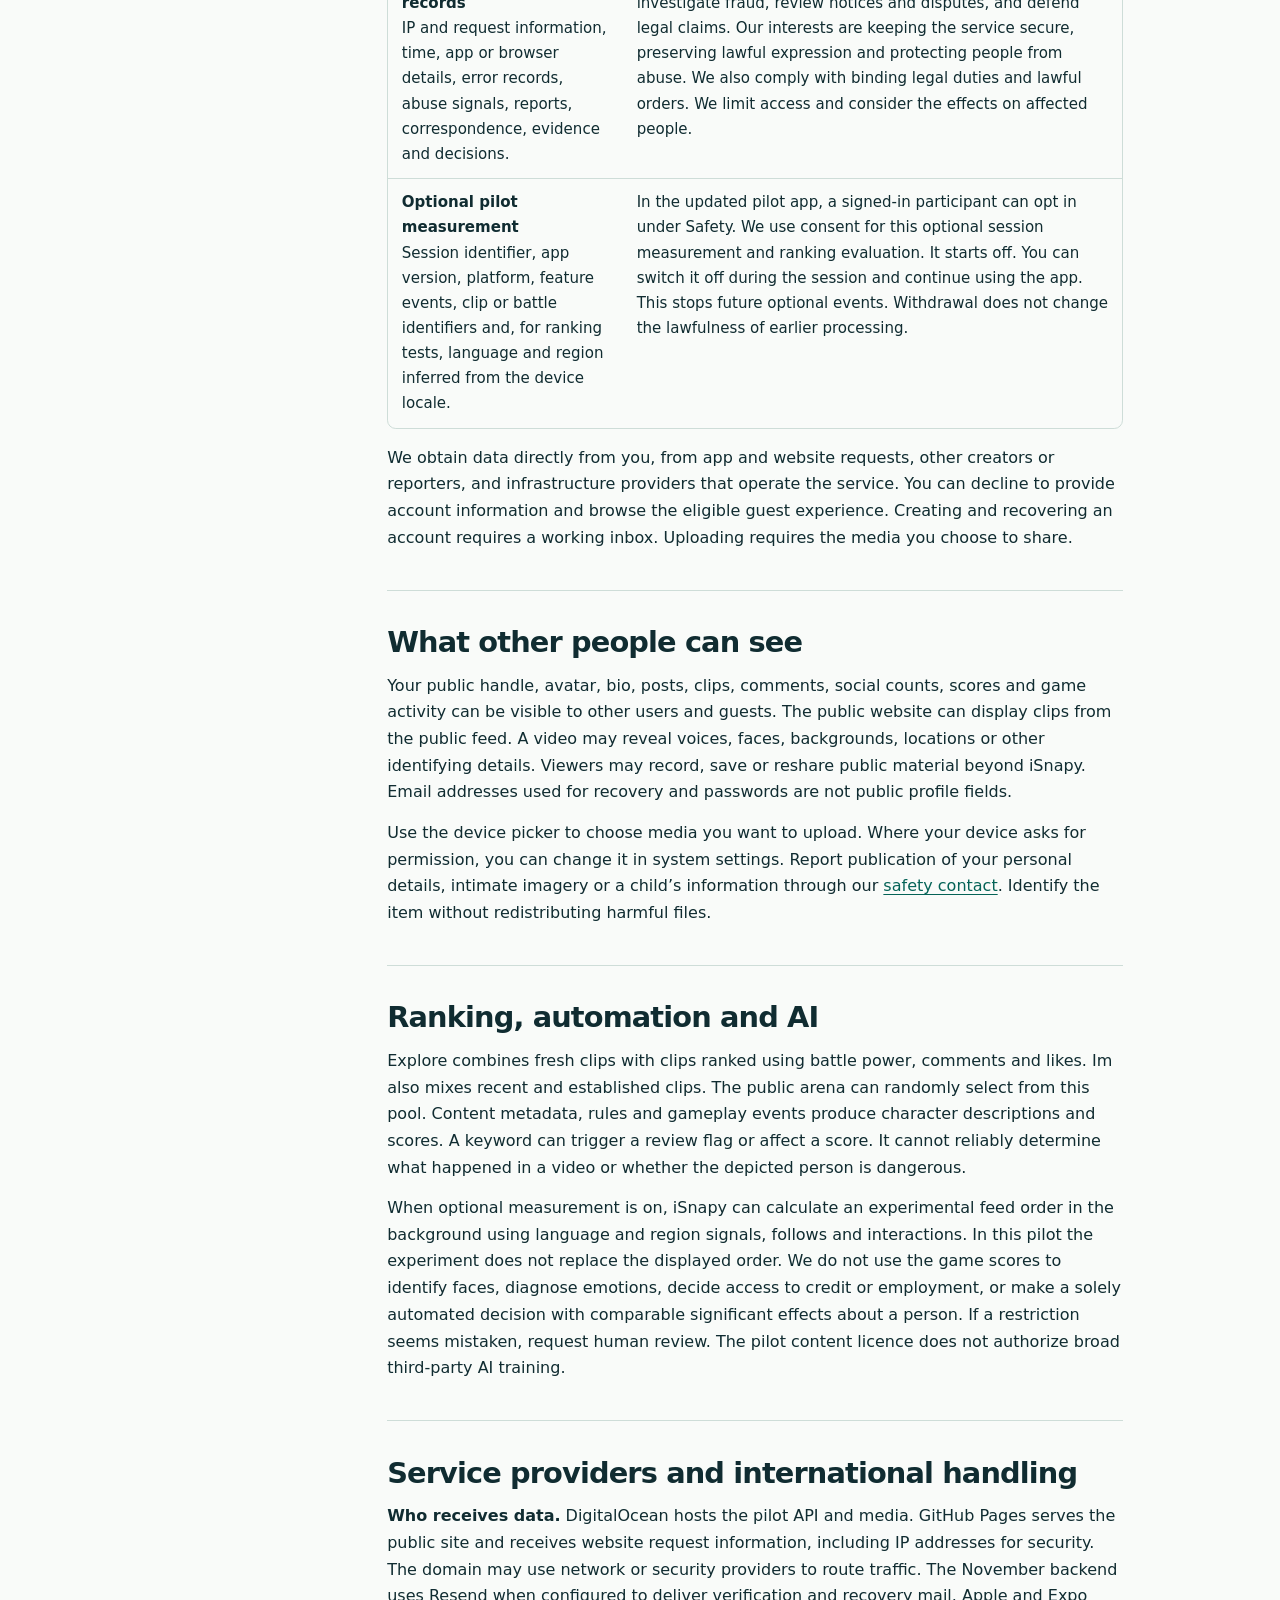
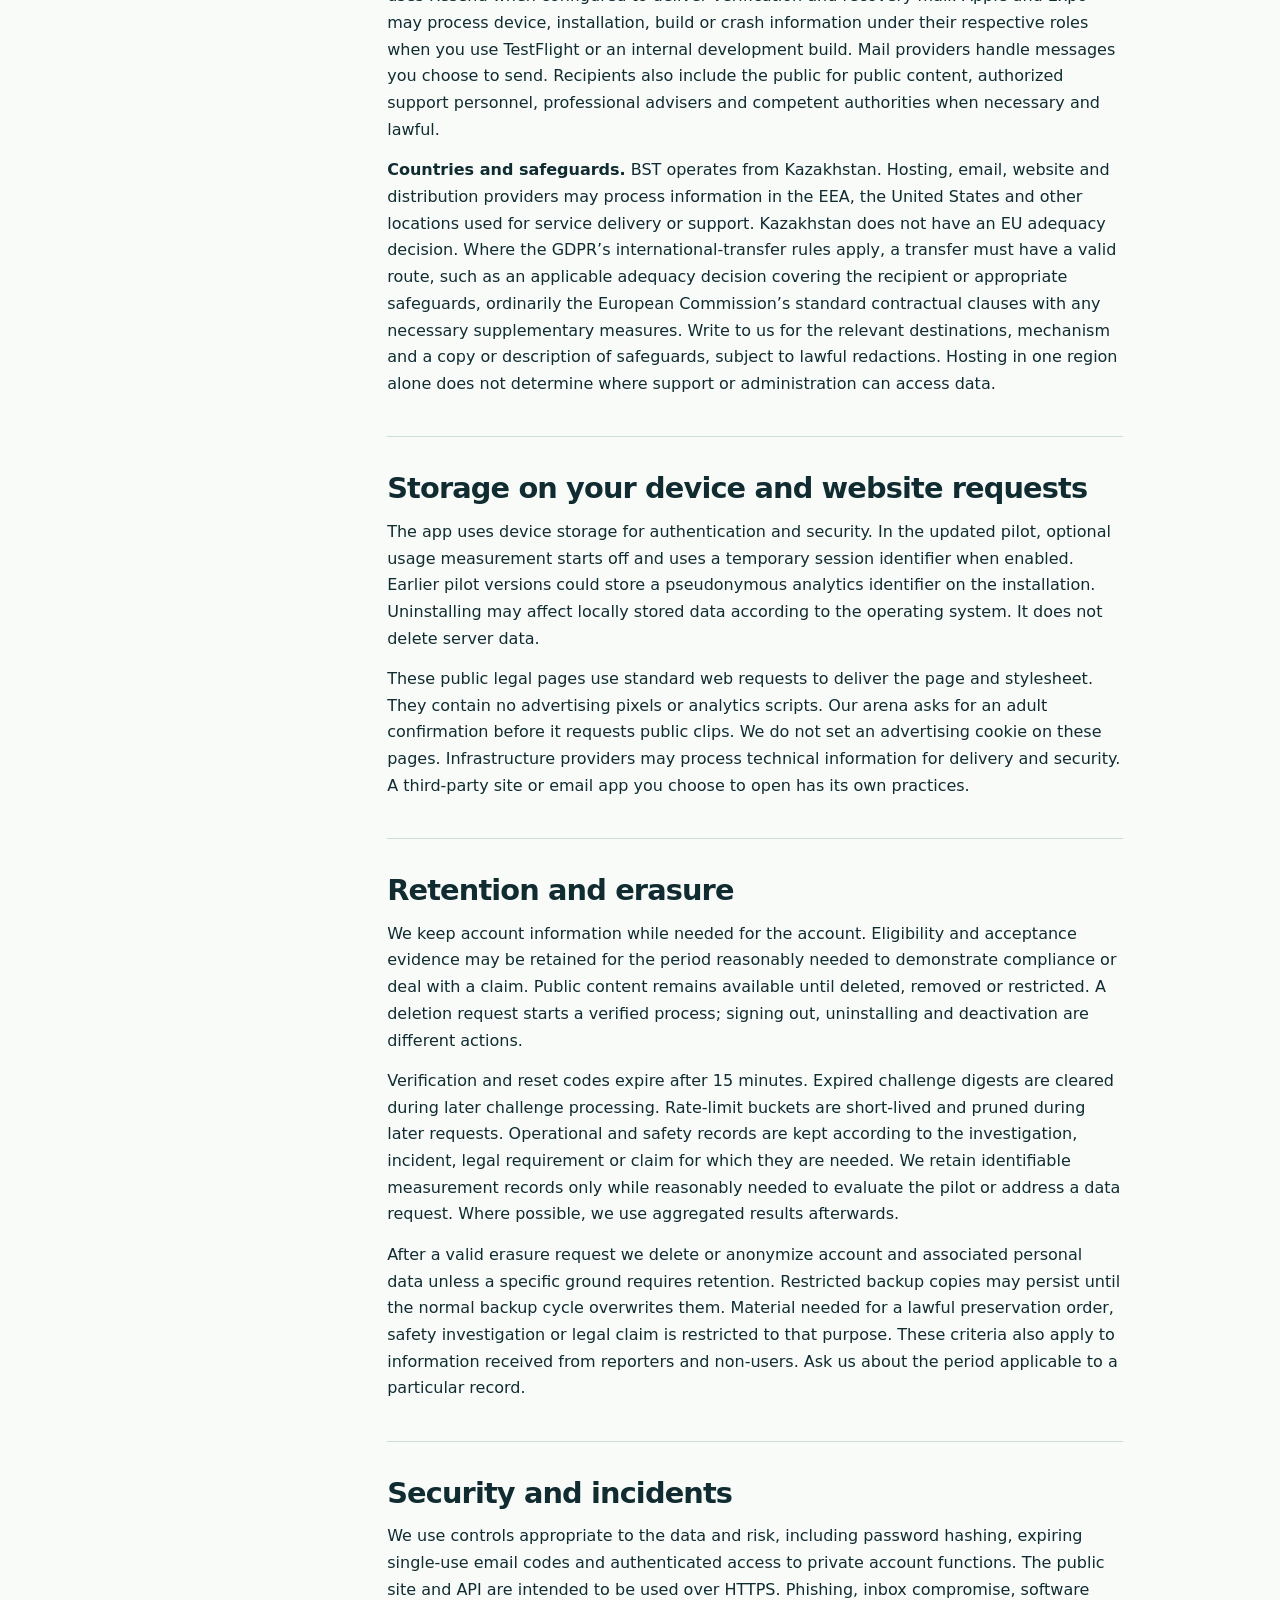
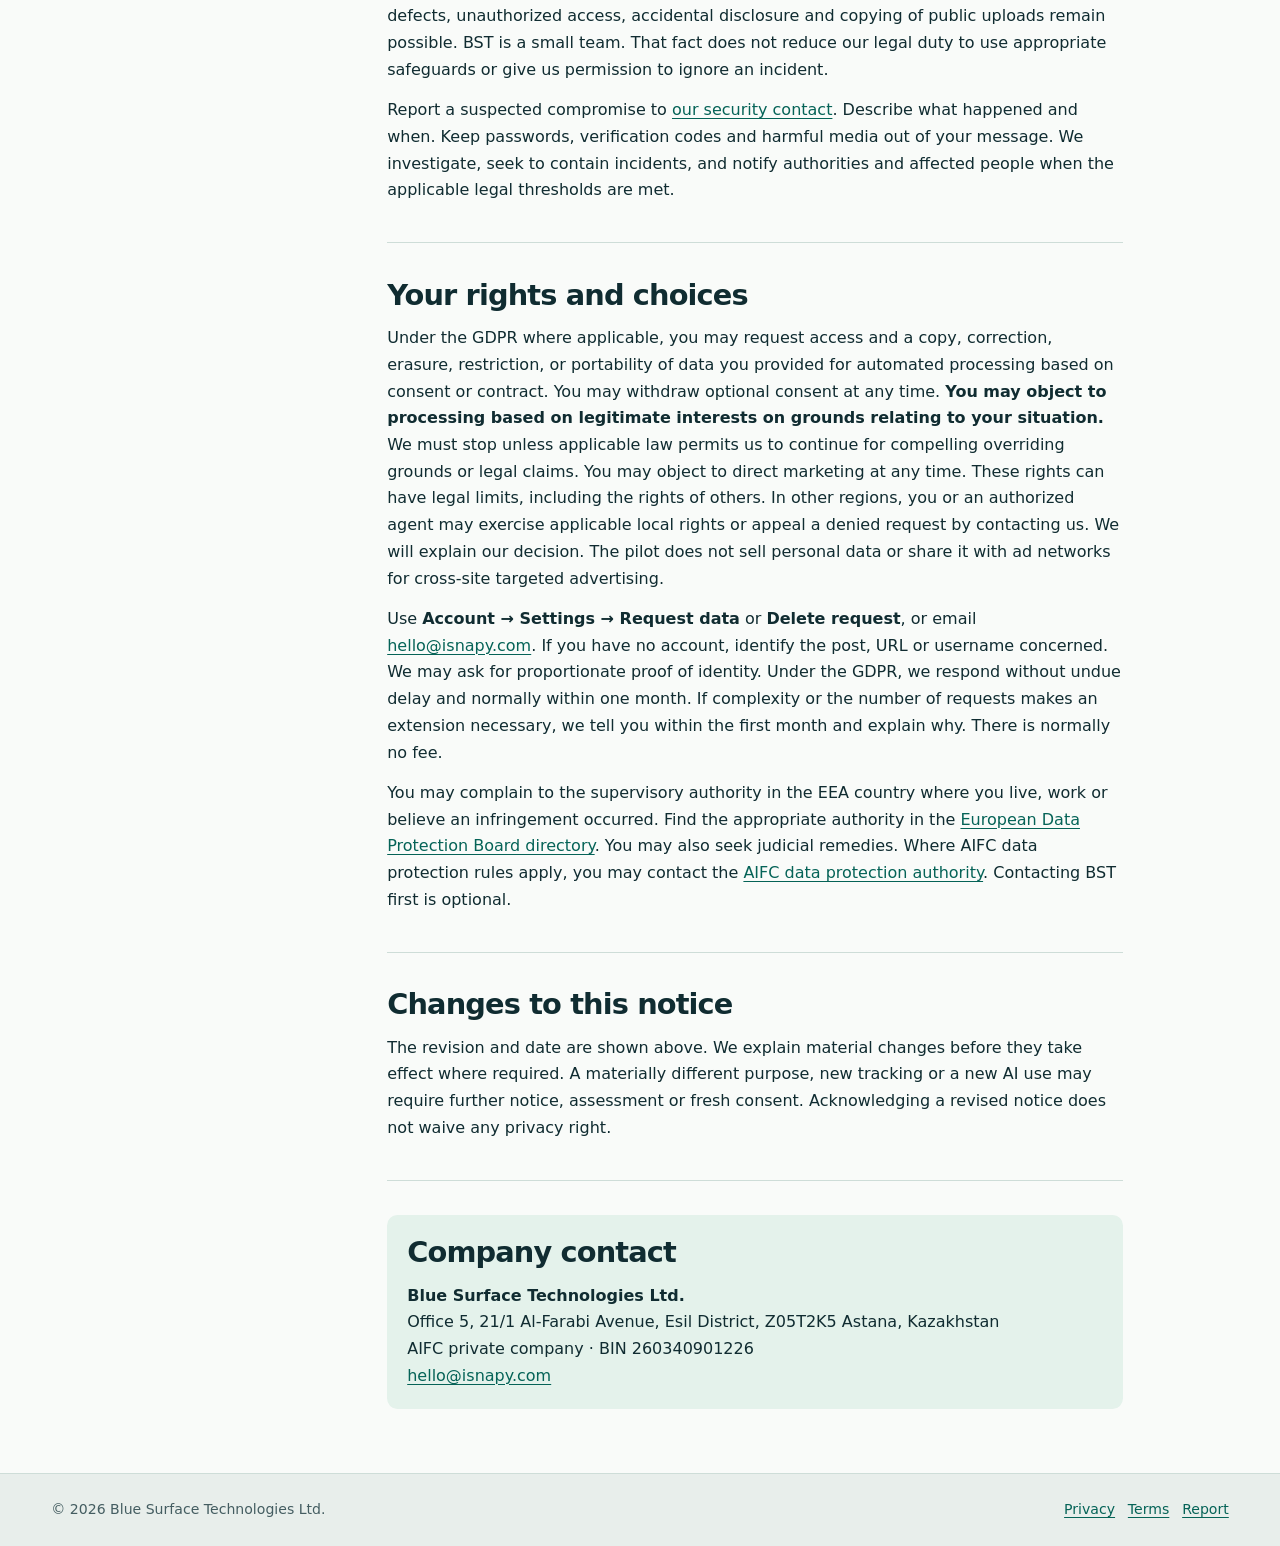
<file: privacy-2026-11-02-r2.html>
<!doctype html>
<html lang="en"><head><meta charset="utf-8"><meta name="viewport" content="width=device-width,initial-scale=1"><meta name="theme-color" content="#081d25"><meta name="description" content="What iSnapy collects, who sees it, how long we keep it and how to exercise your rights."><link rel="canonical" href="https://isnapy.com/privacy.html"><link rel="stylesheet" href="legal.css"><title>Privacy Policy · iSnapy</title></head>
<body><a class="skip" href="#document">Skip to document</a><header class="mast"><nav class="nav" aria-label="Main"><a class="word" href="index.html">iSnapy</a><span class="navlinks"><a href="privacy-2026-11-02-r2.html" aria-current="page">Privacy</a><a href="terms-2026-11-02-r2.html">Terms</a><a href="safety.html">Report</a></span></nav></header>
<div class="hero"><div class="wrap"><div class="eyebrow">iSnapy &nbsp; / &nbsp; Pilot policies</div><h1>Privacy Policy</h1><p>What iSnapy collects, who sees it, how long we keep it and how to exercise your rights.</p><div class="stamp">2 November 2026 &nbsp;·&nbsp; pilot-2026-11-02-r2</div></div></div>
<main class="wrap layout" id="document"><aside class="toc"><nav aria-label="On this page"><strong>On this page</strong><ol><li><a href="#controller">Who handles your information</a></li><li><a href="#purposes">What we process and why</a></li><li><a href="#visibility">What other people can see</a></li><li><a href="#ranking">Ranking, automation and AI</a></li><li><a href="#transfers">Service providers and international handling</a></li><li><a href="#devices">Storage on your device and website requests</a></li><li><a href="#retention">Retention and erasure</a></li><li><a href="#security">Security and incidents</a></li><li><a href="#rights">Your rights and choices</a></li><li><a href="#changes">Changes to this notice</a></li><li><a href="#contact">Company contact</a></li></ol></nav></aside>
<article><section id="controller"><h2>Who handles your information</h2>
<p><strong>Blue Surface Technologies Ltd.</strong> (BST), a private company registered in the Astana International Financial Centre in Kazakhstan, operates iSnapy and determines how it handles personal data. Write to the registered office below or email <a href="mailto:hello@isnapy.com?subject=iSnapy%20privacy">hello@isnapy.com</a>. You can contact us without an iSnapy account.</p>
<p>This notice covers the 18+ pilot app, the public website, the video arena, support and reports. You may appear in somebody else’s clip or report even if you have never created an account. Read the section on <a href="#rights">your rights</a> if that applies to you.</p>
</section>
<section id="purposes"><h2>What we process and why</h2>
<p>The table explains the main purposes and the legal bases we rely on where the EU General Data Protection Regulation (GDPR) applies. Accepting the Terms acknowledges this notice. That acceptance does not give blanket consent to optional processing.</p>
<div class="table-scroll" tabindex="0" role="region" aria-label="Purposes and legal bases"><table><thead><tr><th>Information</th><th>Purpose and basis</th></tr></thead><tbody>
<tr><td><strong>Account and eligibility</strong><br>Username, email, password hash, sign-in status, submitted birthday and acceptance record.</td><td>We open and secure the account, check eligibility and record the terms and notice versions, time and age threshold. We rely on performance of the user agreement for account services, legitimate interests in protecting the adult pilot and evidencing agreement, and a legal obligation where a specific law requires an age check. The app checks guest eligibility locally. The account record stores the threshold passed, without retaining the full date of birth.</td></tr>
<tr><td><strong>Verification and recovery</strong><br>Verified inbox, one-time code, code digest, time and rate-limit keys.</td><td>We send an email code at your request to verify a mailbox or reset a password. Technical checks limit repeated attempts and prevent account takeover. The bases are contract performance and our legitimate interests in security. The sender handles the message and destination. The iSnapy API stores a digest of the challenge.</td></tr>
<tr><td><strong>Clips and social activity</strong><br>Selected video and audio, captions, thumbnails, avatar, bio, follows, comments, likes, views, game events and notifications.</td><td>We deliver public posts, process media, operate feeds and battles, calculate scores and provide account features under our agreement with participants. For bystanders or other people depicted, we rely where appropriate on legitimate interests in hosting lawful expression, subject to their rights and our assessment of individual objections. An uploader’s agreement cannot supply another person’s consent.</td></tr>
<tr><td><strong>Service and safety records</strong><br>IP and request information, time, app or browser details, error records, abuse signals, reports, correspondence, evidence and decisions.</td><td>We deliver and protect the service, diagnose failures, investigate fraud, review notices and disputes, and defend legal claims. Our interests are keeping the service secure, preserving lawful expression and protecting people from abuse. We also comply with binding legal duties and lawful orders. We limit access and consider the effects on affected people.</td></tr>
<tr><td><strong>Optional pilot measurement</strong><br>Session identifier, app version, platform, feature events, clip or battle identifiers and, for ranking tests, language and region inferred from the device locale.</td><td>In the updated pilot app, a signed-in participant can opt in under Safety. We use consent for this optional session measurement and ranking evaluation. It starts off. You can switch it off during the session and continue using the app. This stops future optional events. Withdrawal does not change the lawfulness of earlier processing.</td></tr>
</tbody></table></div>
<p>We obtain data directly from you, from app and website requests, other creators or reporters, and infrastructure providers that operate the service. You can decline to provide account information and browse the eligible guest experience. Creating and recovering an account requires a working inbox. Uploading requires the media you choose to share.</p>
</section>
<section id="visibility"><h2>What other people can see</h2>
<p>Your public handle, avatar, bio, posts, clips, comments, social counts, scores and game activity can be visible to other users and guests. The public website can display clips from the public feed. A video may reveal voices, faces, backgrounds, locations or other identifying details. Viewers may record, save or reshare public material beyond iSnapy. Email addresses used for recovery and passwords are not public profile fields.</p>
<p>Use the device picker to choose media you want to upload. Where your device asks for permission, you can change it in system settings. Report publication of your personal details, intimate imagery or a child’s information through our <a href="safety.html">safety contact</a>. Identify the item without redistributing harmful files.</p>
</section>
<section id="ranking"><h2>Ranking, automation and AI</h2>
<p>Explore combines fresh clips with clips ranked using battle power, comments and likes. Im also mixes recent and established clips. The public arena can randomly select from this pool. Content metadata, rules and gameplay events produce character descriptions and scores. A keyword can trigger a review flag or affect a score. It cannot reliably determine what happened in a video or whether the depicted person is dangerous.</p>
<p>When optional measurement is on, iSnapy can calculate an experimental feed order in the background using language and region signals, follows and interactions. In this pilot the experiment does not replace the displayed order. We do not use the game scores to identify faces, diagnose emotions, decide access to credit or employment, or make a solely automated decision with comparable significant effects about a person. If a restriction seems mistaken, request human review. The pilot content licence does not authorize broad third-party AI training.</p>
</section>
<section id="transfers"><h2>Service providers and international handling</h2>
<p><strong>Who receives data.</strong> DigitalOcean hosts the pilot API and media. GitHub Pages serves the public site and receives website request information, including IP addresses for security. The domain may use network or security providers to route traffic. The November backend uses Resend when configured to deliver verification and recovery mail. Apple and Expo may process device, installation, build or crash information under their respective roles when you use TestFlight or an internal development build. Mail providers handle messages you choose to send. Recipients also include the public for public content, authorized support personnel, professional advisers and competent authorities when necessary and lawful.</p>
<p><strong>Countries and safeguards.</strong> BST operates from Kazakhstan. Hosting, email, website and distribution providers may process information in the EEA, the United States and other locations used for service delivery or support. Kazakhstan does not have an EU adequacy decision. Where the GDPR’s international-transfer rules apply, a transfer must have a valid route, such as an applicable adequacy decision covering the recipient or appropriate safeguards, ordinarily the European Commission’s standard contractual clauses with any necessary supplementary measures. Write to us for the relevant destinations, mechanism and a copy or description of safeguards, subject to lawful redactions. Hosting in one region alone does not determine where support or administration can access data.</p>
</section>
<section id="devices"><h2>Storage on your device and website requests</h2>
<p>The app uses device storage for authentication and security. In the updated pilot, optional usage measurement starts off and uses a temporary session identifier when enabled. Earlier pilot versions could store a pseudonymous analytics identifier on the installation. Uninstalling may affect locally stored data according to the operating system. It does not delete server data.</p>
<p>These public legal pages use standard web requests to deliver the page and stylesheet. They contain no advertising pixels or analytics scripts. Our arena asks for an adult confirmation before it requests public clips. We do not set an advertising cookie on these pages. Infrastructure providers may process technical information for delivery and security. A third-party site or email app you choose to open has its own practices.</p>
</section>
<section id="retention"><h2>Retention and erasure</h2>
<p>We keep account information while needed for the account. Eligibility and acceptance evidence may be retained for the period reasonably needed to demonstrate compliance or deal with a claim. Public content remains available until deleted, removed or restricted. A deletion request starts a verified process; signing out, uninstalling and deactivation are different actions.</p>
<p>Verification and reset codes expire after 15 minutes. Expired challenge digests are cleared during later challenge processing. Rate-limit buckets are short-lived and pruned during later requests. Operational and safety records are kept according to the investigation, incident, legal requirement or claim for which they are needed. We retain identifiable measurement records only while reasonably needed to evaluate the pilot or address a data request. Where possible, we use aggregated results afterwards.</p>
<p>After a valid erasure request we delete or anonymize account and associated personal data unless a specific ground requires retention. Restricted backup copies may persist until the normal backup cycle overwrites them. Material needed for a lawful preservation order, safety investigation or legal claim is restricted to that purpose. These criteria also apply to information received from reporters and non-users. Ask us about the period applicable to a particular record.</p>
</section>
<section id="security"><h2>Security and incidents</h2>
<p>We use controls appropriate to the data and risk, including password hashing, expiring single-use email codes and authenticated access to private account functions. The public site and API are intended to be used over HTTPS. Phishing, inbox compromise, software defects, unauthorized access, accidental disclosure and copying of public uploads remain possible. BST is a small team. That fact does not reduce our legal duty to use appropriate safeguards or give us permission to ignore an incident.</p>
<p>Report a suspected compromise to <a href="mailto:hello@isnapy.com?subject=iSnapy%20security%20incident">our security contact</a>. Describe what happened and when. Keep passwords, verification codes and harmful media out of your message. We investigate, seek to contain incidents, and notify authorities and affected people when the applicable legal thresholds are met.</p>
</section>
<section id="rights"><h2>Your rights and choices</h2>
<p>Under the GDPR where applicable, you may request access and a copy, correction, erasure, restriction, or portability of data you provided for automated processing based on consent or contract. You may withdraw optional consent at any time. <strong>You may object to processing based on legitimate interests on grounds relating to your situation.</strong> We must stop unless applicable law permits us to continue for compelling overriding grounds or legal claims. You may object to direct marketing at any time. These rights can have legal limits, including the rights of others. In other regions, you or an authorized agent may exercise applicable local rights or appeal a denied request by contacting us. We will explain our decision. The pilot does not sell personal data or share it with ad networks for cross-site targeted advertising.</p>
<p>Use <strong>Account → Settings → Request data</strong> or <strong>Delete request</strong>, or email <a href="mailto:hello@isnapy.com?subject=iSnapy%20data%20rights">hello@isnapy.com</a>. If you have no account, identify the post, URL or username concerned. We may ask for proportionate proof of identity. Under the GDPR, we respond without undue delay and normally within one month. If complexity or the number of requests makes an extension necessary, we tell you within the first month and explain why. There is normally no fee.</p>
<p>You may complain to the supervisory authority in the EEA country where you live, work or believe an infringement occurred. Find the appropriate authority in the <a href="https://www.edpb.europa.eu/about-edpb/about-edpb/members_en">European Data Protection Board directory</a>. You may also seek judicial remedies. Where AIFC data protection rules apply, you may contact the <a href="https://aifc.kz/legal-framework/aifc-data-protection-regulations/">AIFC data protection authority</a>. Contacting BST first is optional.</p>
</section>
<section id="changes"><h2>Changes to this notice</h2>
<p>The revision and date are shown above. We explain material changes before they take effect where required. A materially different purpose, new tracking or a new AI use may require further notice, assessment or fresh consent. Acknowledging a revised notice does not waive any privacy right.</p>
</section><div class="contact" id="contact"><h2>Company contact</h2><address><strong>Blue Surface Technologies Ltd.</strong><br>Office 5, 21/1 Al-Farabi Avenue, Esil District, Z05T2K5 Astana, Kazakhstan<br>AIFC private company · BIN 260340901226<br><a href="mailto:hello@isnapy.com">hello@isnapy.com</a></address></div></article></main>
<footer class="foot"><div class="wrap"><span>© 2026 Blue Surface Technologies Ltd.</span><nav aria-label="Legal"><a href="privacy-2026-11-02-r2.html" aria-current="page">Privacy</a><a href="terms-2026-11-02-r2.html">Terms</a><a href="safety.html">Report</a></nav></div></footer></body></html>
</file>
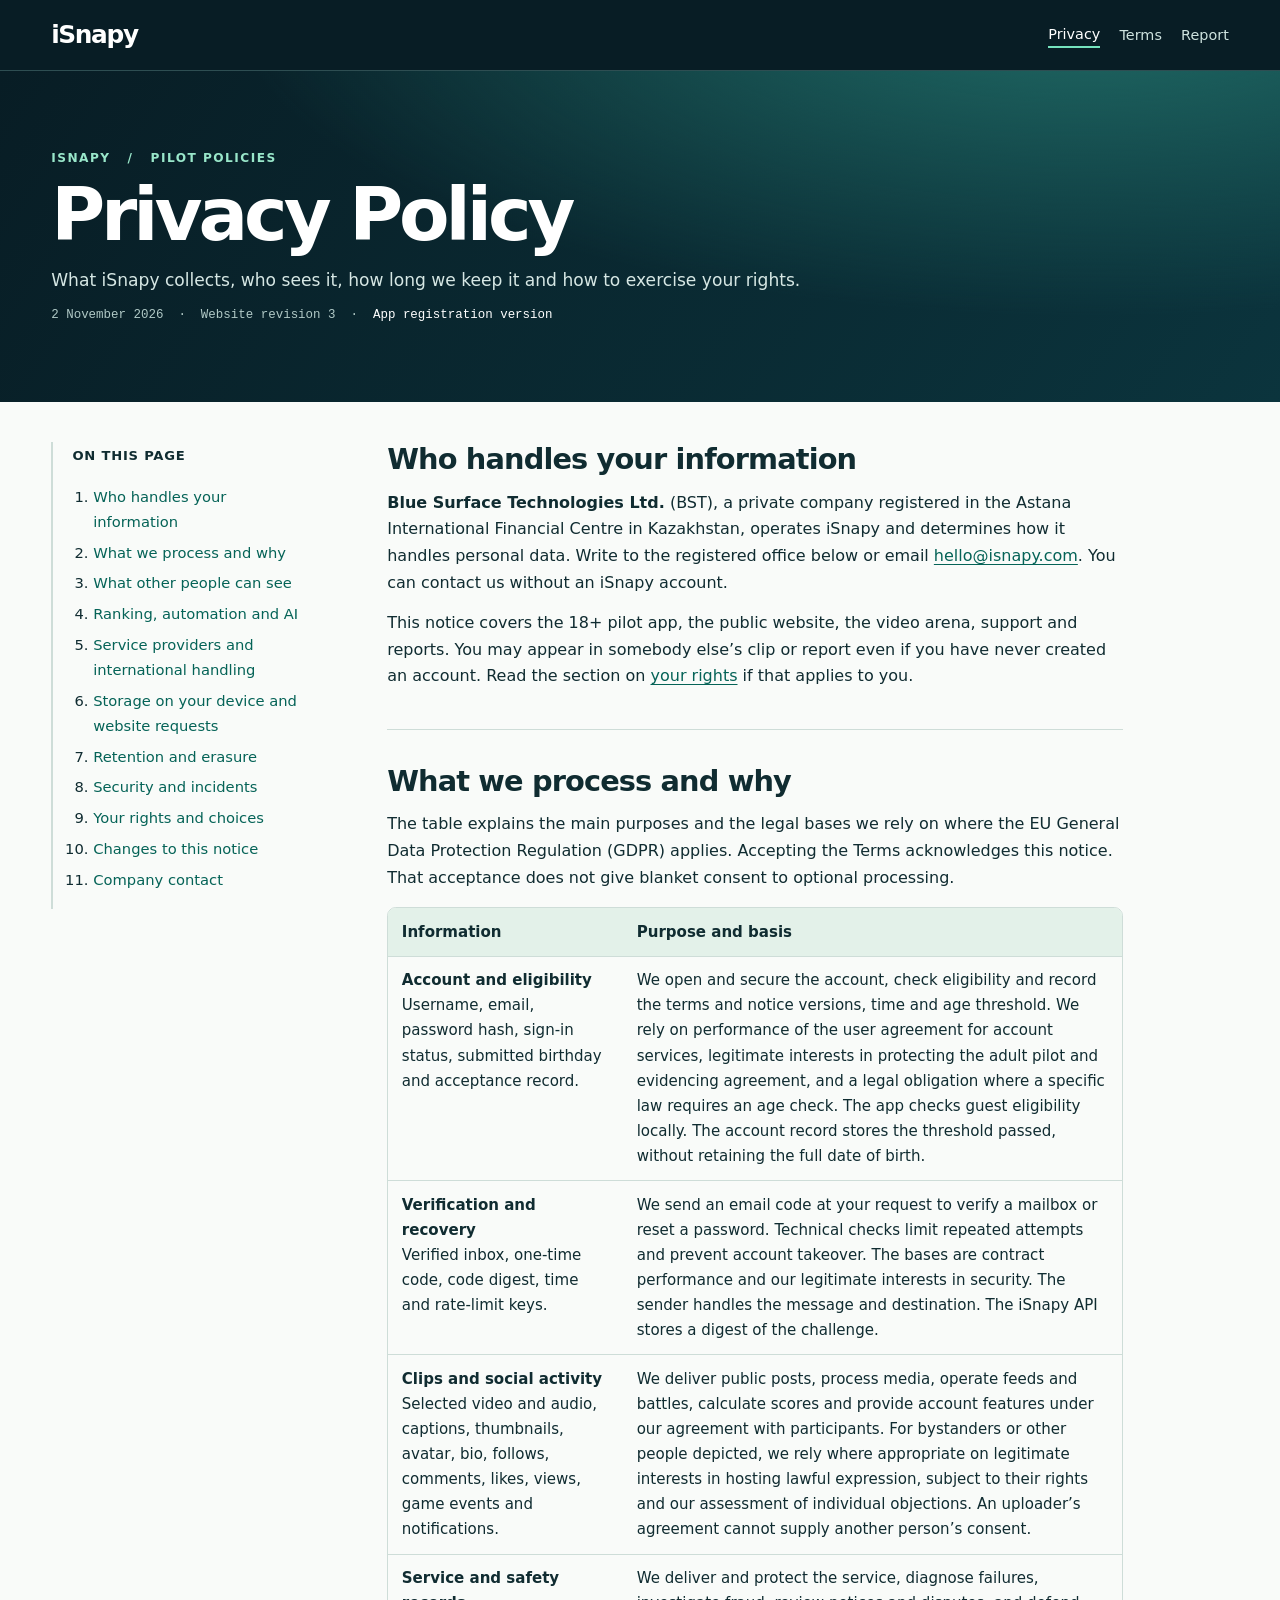
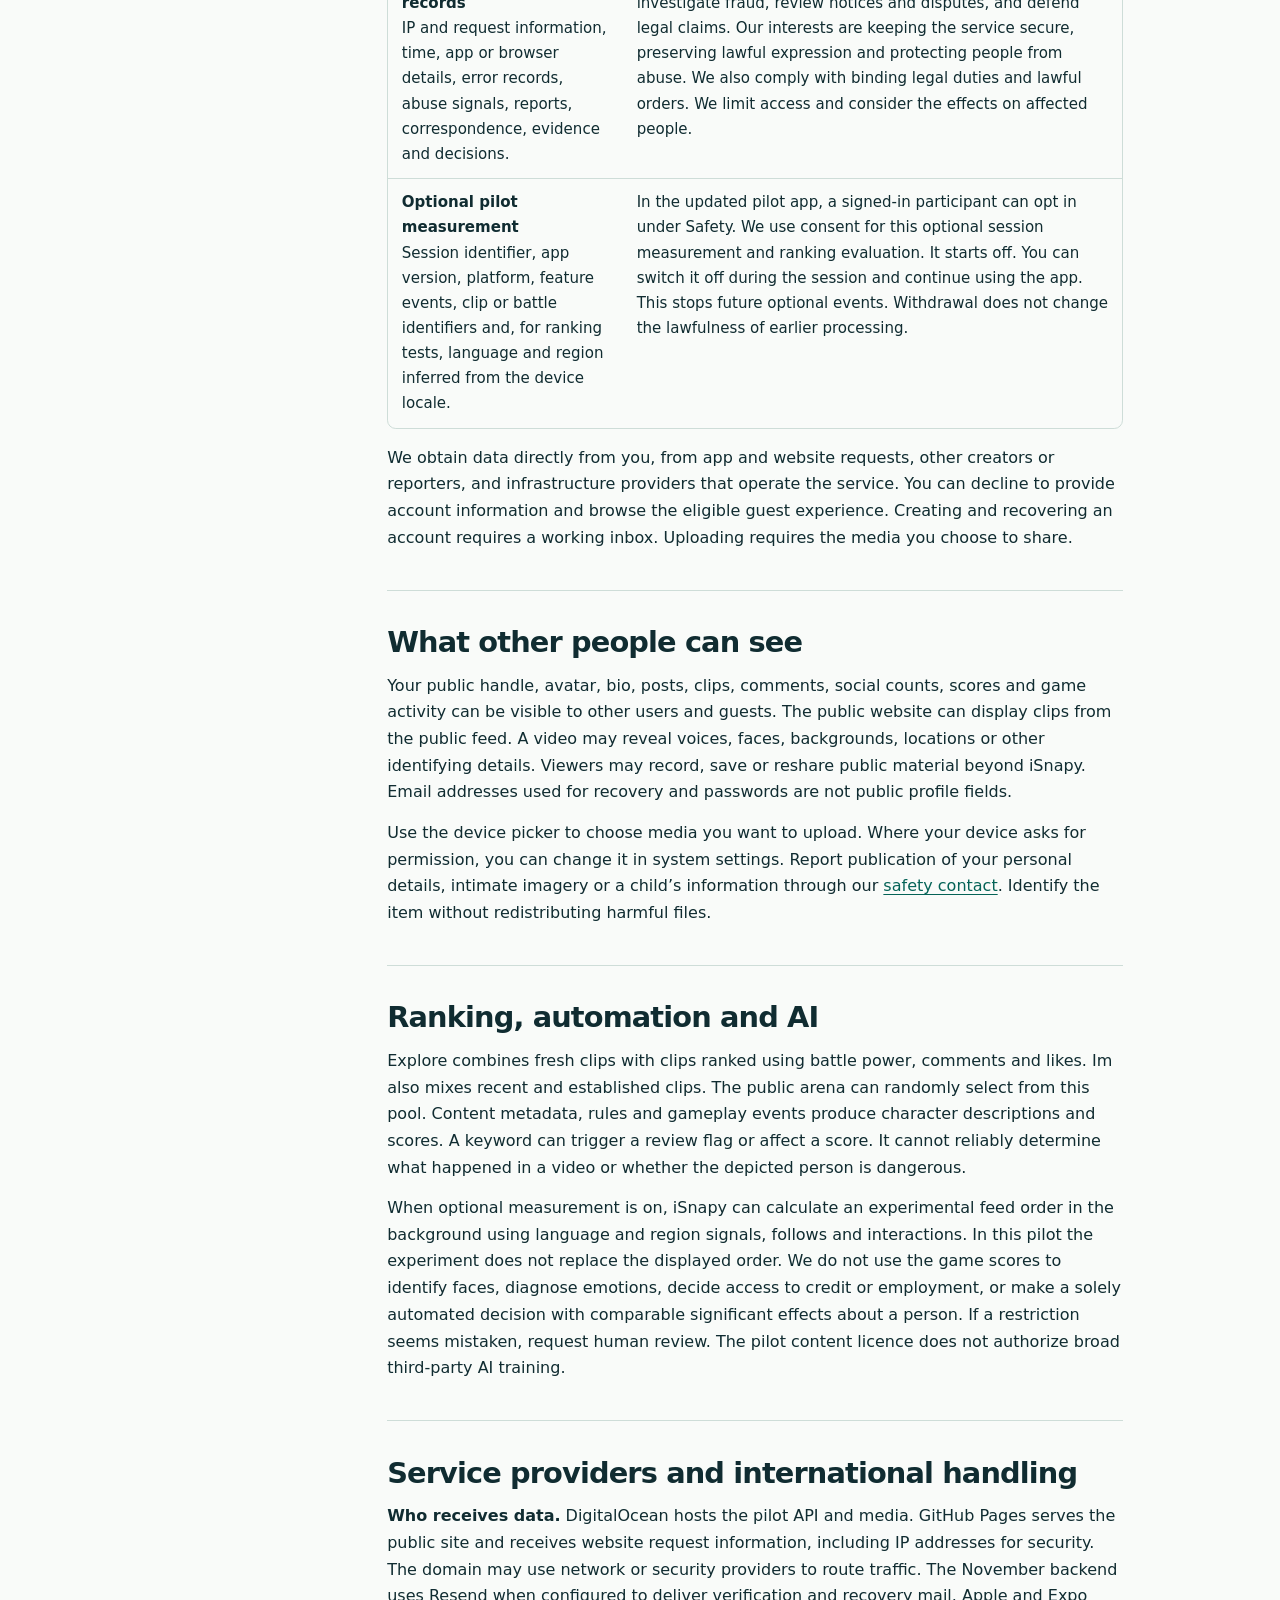
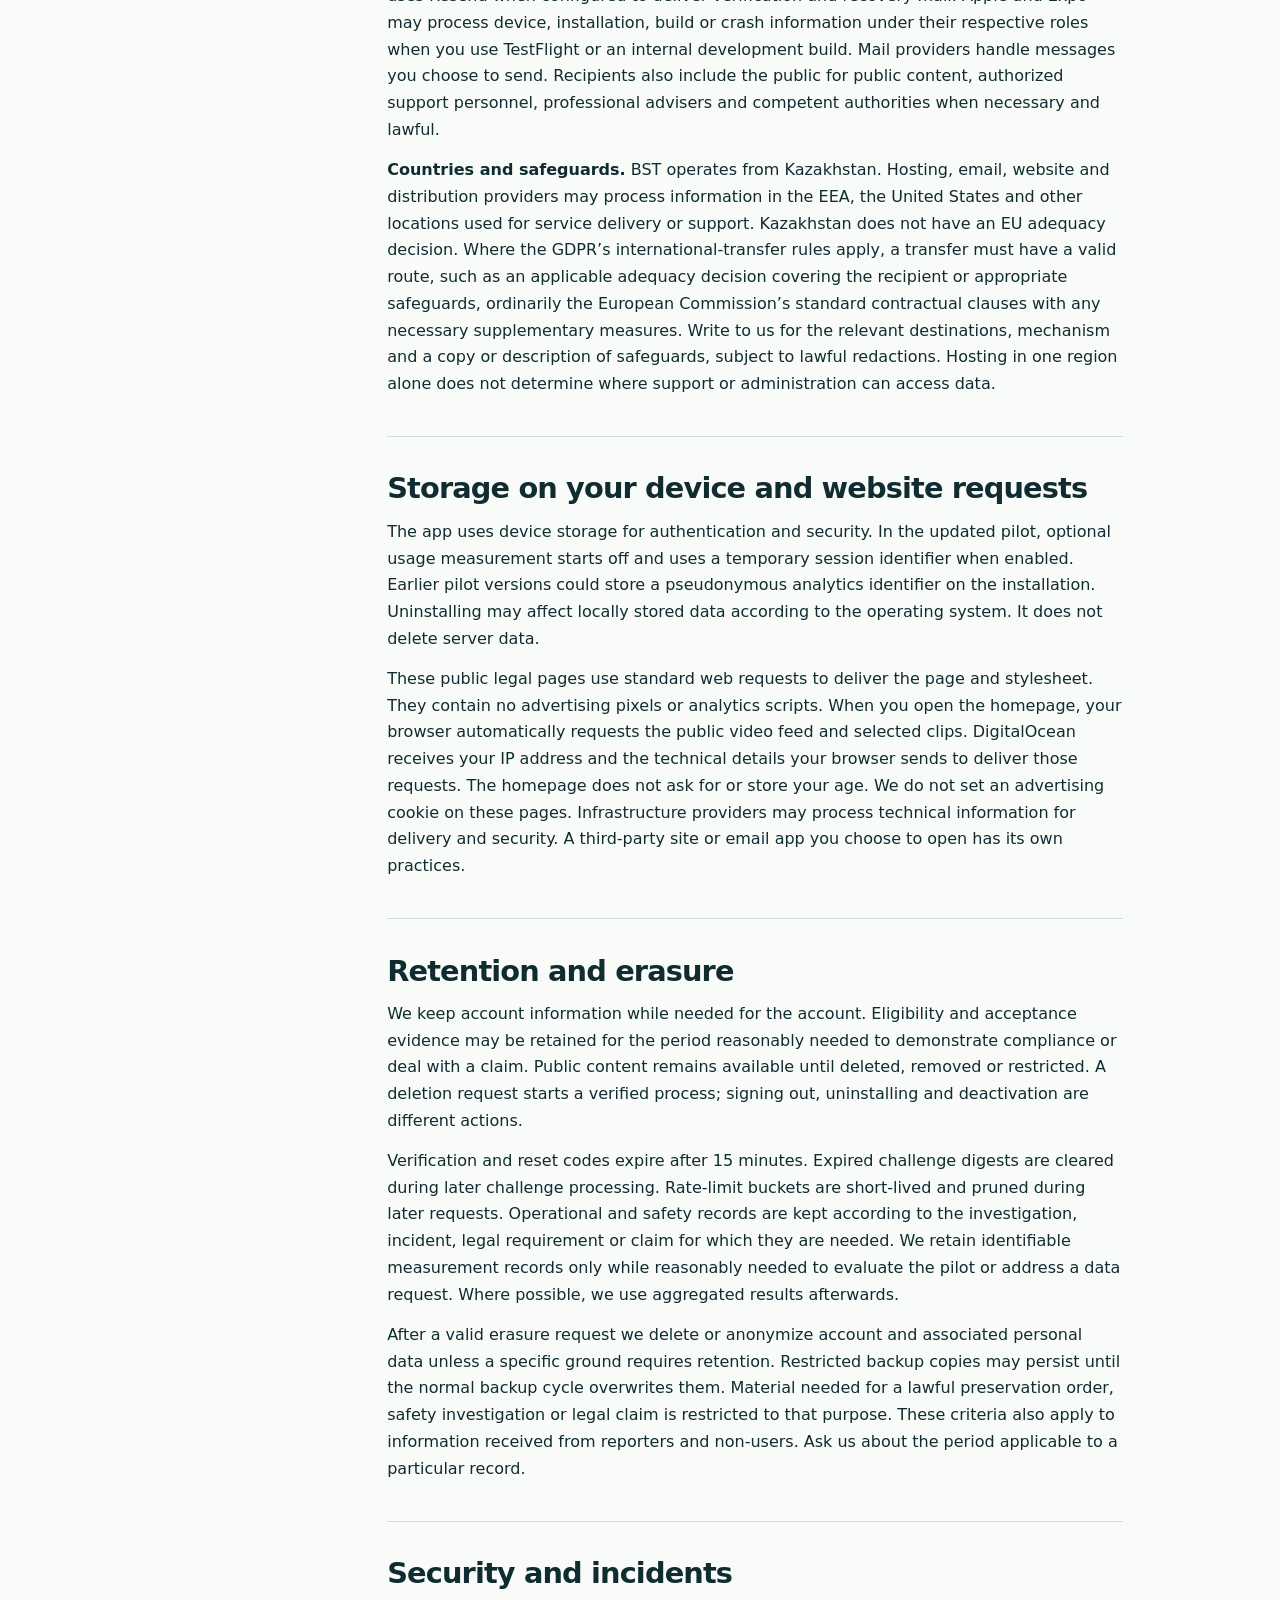
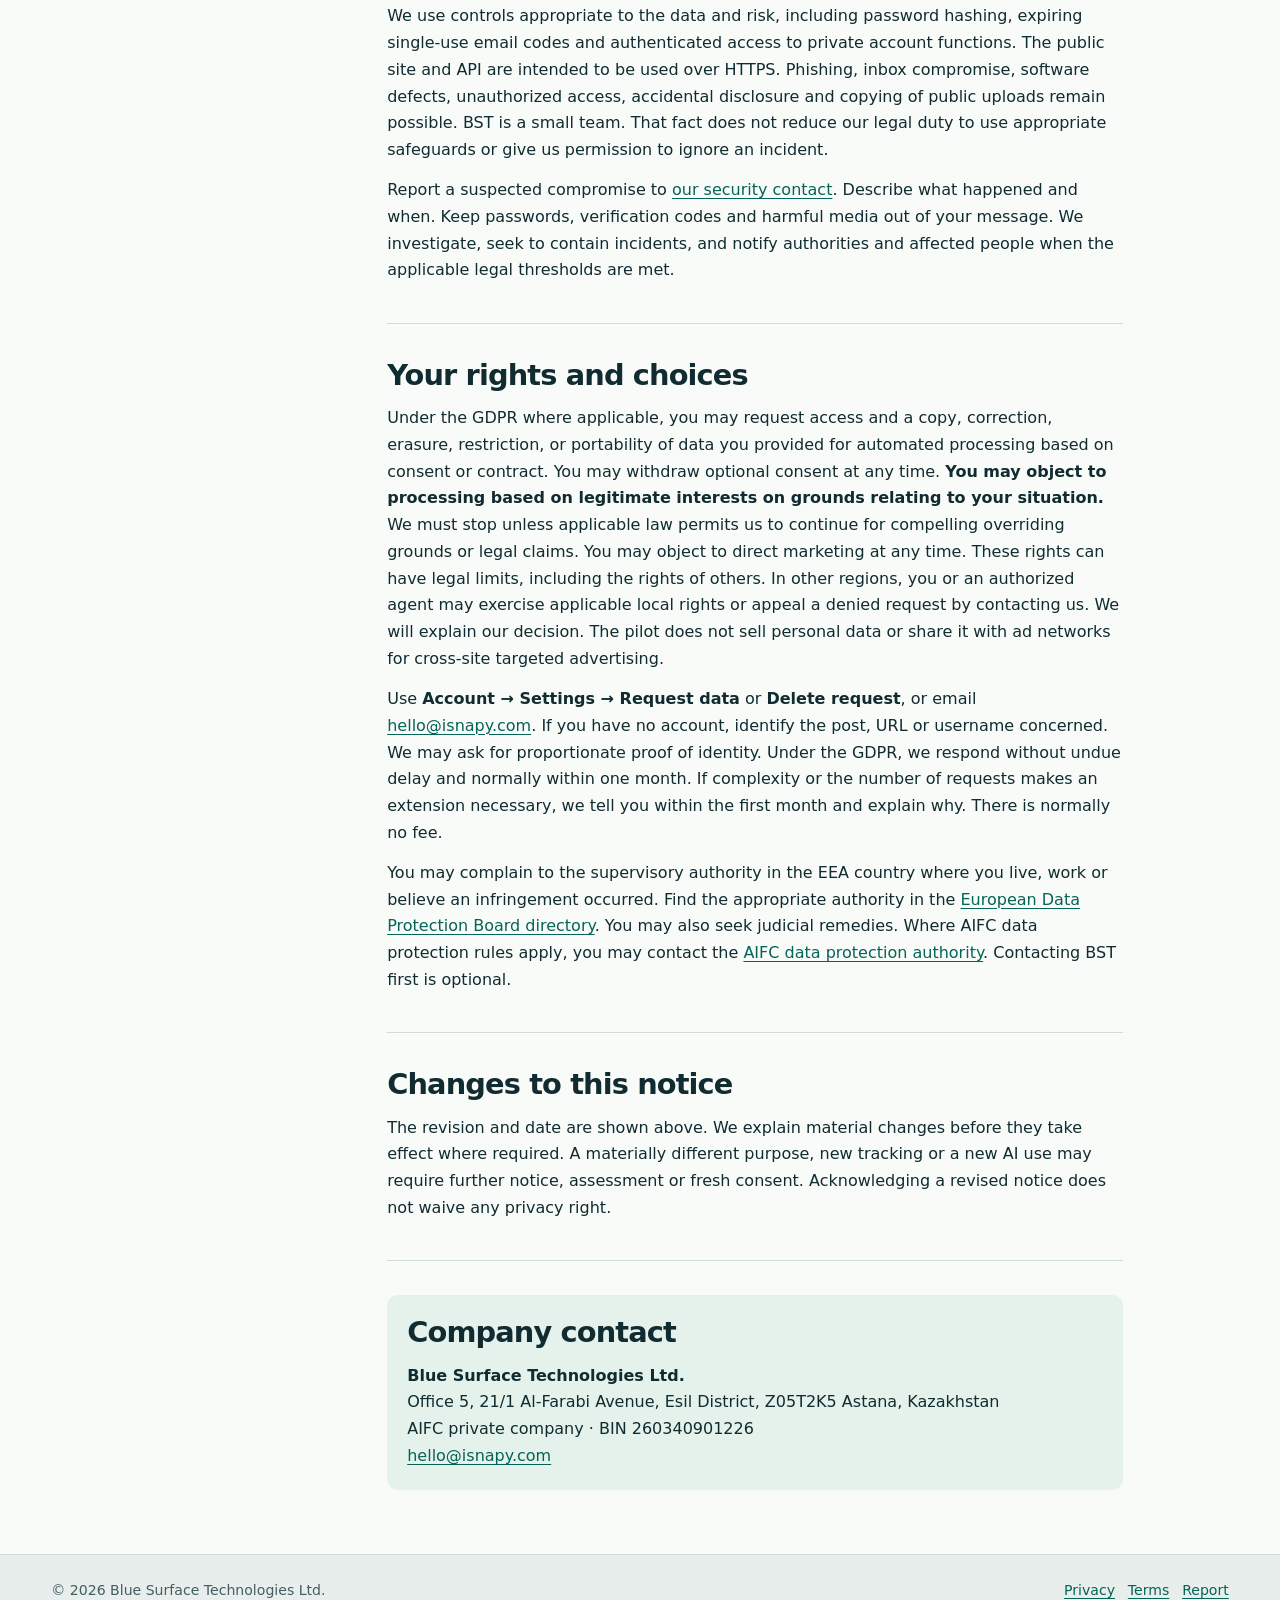
<file: privacy.html>
<!doctype html>
<html lang="en"><head><meta charset="utf-8"><meta name="viewport" content="width=device-width,initial-scale=1"><meta name="theme-color" content="#081d25"><meta name="description" content="What iSnapy collects, who sees it, how long we keep it and how to exercise your rights."><link rel="canonical" href="https://isnapy.com/privacy.html"><link rel="stylesheet" href="legal.css"><title>Privacy Policy · iSnapy</title></head>
<body><a class="skip" href="#document">Skip to document</a><header class="mast"><nav class="nav" aria-label="Main"><a class="word" href="index.html">iSnapy</a><span class="navlinks"><a href="privacy.html" aria-current="page">Privacy</a><a href="terms.html">Terms</a><a href="safety.html">Report</a></span></nav></header>
<div class="hero"><div class="wrap"><div class="eyebrow">iSnapy &nbsp; / &nbsp; Pilot policies</div><h1>Privacy Policy</h1><p>What iSnapy collects, who sees it, how long we keep it and how to exercise your rights.</p><div class="stamp">2 November 2026 &nbsp;·&nbsp; Website revision 3 &nbsp;·&nbsp; <a href="privacy-2026-11-02-r2.html">App registration version</a></div></div></div>
<main class="wrap layout" id="document"><aside class="toc"><nav aria-label="On this page"><strong>On this page</strong><ol><li><a href="#controller">Who handles your information</a></li><li><a href="#purposes">What we process and why</a></li><li><a href="#visibility">What other people can see</a></li><li><a href="#ranking">Ranking, automation and AI</a></li><li><a href="#transfers">Service providers and international handling</a></li><li><a href="#devices">Storage on your device and website requests</a></li><li><a href="#retention">Retention and erasure</a></li><li><a href="#security">Security and incidents</a></li><li><a href="#rights">Your rights and choices</a></li><li><a href="#changes">Changes to this notice</a></li><li><a href="#contact">Company contact</a></li></ol></nav></aside>
<article><section id="controller"><h2>Who handles your information</h2>
<p><strong>Blue Surface Technologies Ltd.</strong> (BST), a private company registered in the Astana International Financial Centre in Kazakhstan, operates iSnapy and determines how it handles personal data. Write to the registered office below or email <a href="mailto:hello@isnapy.com?subject=iSnapy%20privacy">hello@isnapy.com</a>. You can contact us without an iSnapy account.</p>
<p>This notice covers the 18+ pilot app, the public website, the video arena, support and reports. You may appear in somebody else’s clip or report even if you have never created an account. Read the section on <a href="#rights">your rights</a> if that applies to you.</p>
</section>
<section id="purposes"><h2>What we process and why</h2>
<p>The table explains the main purposes and the legal bases we rely on where the EU General Data Protection Regulation (GDPR) applies. Accepting the Terms acknowledges this notice. That acceptance does not give blanket consent to optional processing.</p>
<div class="table-scroll" tabindex="0" role="region" aria-label="Purposes and legal bases"><table><thead><tr><th>Information</th><th>Purpose and basis</th></tr></thead><tbody>
<tr><td><strong>Account and eligibility</strong><br>Username, email, password hash, sign-in status, submitted birthday and acceptance record.</td><td>We open and secure the account, check eligibility and record the terms and notice versions, time and age threshold. We rely on performance of the user agreement for account services, legitimate interests in protecting the adult pilot and evidencing agreement, and a legal obligation where a specific law requires an age check. The app checks guest eligibility locally. The account record stores the threshold passed, without retaining the full date of birth.</td></tr>
<tr><td><strong>Verification and recovery</strong><br>Verified inbox, one-time code, code digest, time and rate-limit keys.</td><td>We send an email code at your request to verify a mailbox or reset a password. Technical checks limit repeated attempts and prevent account takeover. The bases are contract performance and our legitimate interests in security. The sender handles the message and destination. The iSnapy API stores a digest of the challenge.</td></tr>
<tr><td><strong>Clips and social activity</strong><br>Selected video and audio, captions, thumbnails, avatar, bio, follows, comments, likes, views, game events and notifications.</td><td>We deliver public posts, process media, operate feeds and battles, calculate scores and provide account features under our agreement with participants. For bystanders or other people depicted, we rely where appropriate on legitimate interests in hosting lawful expression, subject to their rights and our assessment of individual objections. An uploader’s agreement cannot supply another person’s consent.</td></tr>
<tr><td><strong>Service and safety records</strong><br>IP and request information, time, app or browser details, error records, abuse signals, reports, correspondence, evidence and decisions.</td><td>We deliver and protect the service, diagnose failures, investigate fraud, review notices and disputes, and defend legal claims. Our interests are keeping the service secure, preserving lawful expression and protecting people from abuse. We also comply with binding legal duties and lawful orders. We limit access and consider the effects on affected people.</td></tr>
<tr><td><strong>Optional pilot measurement</strong><br>Session identifier, app version, platform, feature events, clip or battle identifiers and, for ranking tests, language and region inferred from the device locale.</td><td>In the updated pilot app, a signed-in participant can opt in under Safety. We use consent for this optional session measurement and ranking evaluation. It starts off. You can switch it off during the session and continue using the app. This stops future optional events. Withdrawal does not change the lawfulness of earlier processing.</td></tr>
</tbody></table></div>
<p>We obtain data directly from you, from app and website requests, other creators or reporters, and infrastructure providers that operate the service. You can decline to provide account information and browse the eligible guest experience. Creating and recovering an account requires a working inbox. Uploading requires the media you choose to share.</p>
</section>
<section id="visibility"><h2>What other people can see</h2>
<p>Your public handle, avatar, bio, posts, clips, comments, social counts, scores and game activity can be visible to other users and guests. The public website can display clips from the public feed. A video may reveal voices, faces, backgrounds, locations or other identifying details. Viewers may record, save or reshare public material beyond iSnapy. Email addresses used for recovery and passwords are not public profile fields.</p>
<p>Use the device picker to choose media you want to upload. Where your device asks for permission, you can change it in system settings. Report publication of your personal details, intimate imagery or a child’s information through our <a href="safety.html">safety contact</a>. Identify the item without redistributing harmful files.</p>
</section>
<section id="ranking"><h2>Ranking, automation and AI</h2>
<p>Explore combines fresh clips with clips ranked using battle power, comments and likes. Im also mixes recent and established clips. The public arena can randomly select from this pool. Content metadata, rules and gameplay events produce character descriptions and scores. A keyword can trigger a review flag or affect a score. It cannot reliably determine what happened in a video or whether the depicted person is dangerous.</p>
<p>When optional measurement is on, iSnapy can calculate an experimental feed order in the background using language and region signals, follows and interactions. In this pilot the experiment does not replace the displayed order. We do not use the game scores to identify faces, diagnose emotions, decide access to credit or employment, or make a solely automated decision with comparable significant effects about a person. If a restriction seems mistaken, request human review. The pilot content licence does not authorize broad third-party AI training.</p>
</section>
<section id="transfers"><h2>Service providers and international handling</h2>
<p><strong>Who receives data.</strong> DigitalOcean hosts the pilot API and media. GitHub Pages serves the public site and receives website request information, including IP addresses for security. The domain may use network or security providers to route traffic. The November backend uses Resend when configured to deliver verification and recovery mail. Apple and Expo may process device, installation, build or crash information under their respective roles when you use TestFlight or an internal development build. Mail providers handle messages you choose to send. Recipients also include the public for public content, authorized support personnel, professional advisers and competent authorities when necessary and lawful.</p>
<p><strong>Countries and safeguards.</strong> BST operates from Kazakhstan. Hosting, email, website and distribution providers may process information in the EEA, the United States and other locations used for service delivery or support. Kazakhstan does not have an EU adequacy decision. Where the GDPR’s international-transfer rules apply, a transfer must have a valid route, such as an applicable adequacy decision covering the recipient or appropriate safeguards, ordinarily the European Commission’s standard contractual clauses with any necessary supplementary measures. Write to us for the relevant destinations, mechanism and a copy or description of safeguards, subject to lawful redactions. Hosting in one region alone does not determine where support or administration can access data.</p>
</section>
<section id="devices"><h2>Storage on your device and website requests</h2>
<p>The app uses device storage for authentication and security. In the updated pilot, optional usage measurement starts off and uses a temporary session identifier when enabled. Earlier pilot versions could store a pseudonymous analytics identifier on the installation. Uninstalling may affect locally stored data according to the operating system. It does not delete server data.</p>
<p>These public legal pages use standard web requests to deliver the page and stylesheet. They contain no advertising pixels or analytics scripts. When you open the homepage, your browser automatically requests the public video feed and selected clips. DigitalOcean receives your IP address and the technical details your browser sends to deliver those requests. The homepage does not ask for or store your age. We do not set an advertising cookie on these pages. Infrastructure providers may process technical information for delivery and security. A third-party site or email app you choose to open has its own practices.</p>
</section>
<section id="retention"><h2>Retention and erasure</h2>
<p>We keep account information while needed for the account. Eligibility and acceptance evidence may be retained for the period reasonably needed to demonstrate compliance or deal with a claim. Public content remains available until deleted, removed or restricted. A deletion request starts a verified process; signing out, uninstalling and deactivation are different actions.</p>
<p>Verification and reset codes expire after 15 minutes. Expired challenge digests are cleared during later challenge processing. Rate-limit buckets are short-lived and pruned during later requests. Operational and safety records are kept according to the investigation, incident, legal requirement or claim for which they are needed. We retain identifiable measurement records only while reasonably needed to evaluate the pilot or address a data request. Where possible, we use aggregated results afterwards.</p>
<p>After a valid erasure request we delete or anonymize account and associated personal data unless a specific ground requires retention. Restricted backup copies may persist until the normal backup cycle overwrites them. Material needed for a lawful preservation order, safety investigation or legal claim is restricted to that purpose. These criteria also apply to information received from reporters and non-users. Ask us about the period applicable to a particular record.</p>
</section>
<section id="security"><h2>Security and incidents</h2>
<p>We use controls appropriate to the data and risk, including password hashing, expiring single-use email codes and authenticated access to private account functions. The public site and API are intended to be used over HTTPS. Phishing, inbox compromise, software defects, unauthorized access, accidental disclosure and copying of public uploads remain possible. BST is a small team. That fact does not reduce our legal duty to use appropriate safeguards or give us permission to ignore an incident.</p>
<p>Report a suspected compromise to <a href="mailto:hello@isnapy.com?subject=iSnapy%20security%20incident">our security contact</a>. Describe what happened and when. Keep passwords, verification codes and harmful media out of your message. We investigate, seek to contain incidents, and notify authorities and affected people when the applicable legal thresholds are met.</p>
</section>
<section id="rights"><h2>Your rights and choices</h2>
<p>Under the GDPR where applicable, you may request access and a copy, correction, erasure, restriction, or portability of data you provided for automated processing based on consent or contract. You may withdraw optional consent at any time. <strong>You may object to processing based on legitimate interests on grounds relating to your situation.</strong> We must stop unless applicable law permits us to continue for compelling overriding grounds or legal claims. You may object to direct marketing at any time. These rights can have legal limits, including the rights of others. In other regions, you or an authorized agent may exercise applicable local rights or appeal a denied request by contacting us. We will explain our decision. The pilot does not sell personal data or share it with ad networks for cross-site targeted advertising.</p>
<p>Use <strong>Account → Settings → Request data</strong> or <strong>Delete request</strong>, or email <a href="mailto:hello@isnapy.com?subject=iSnapy%20data%20rights">hello@isnapy.com</a>. If you have no account, identify the post, URL or username concerned. We may ask for proportionate proof of identity. Under the GDPR, we respond without undue delay and normally within one month. If complexity or the number of requests makes an extension necessary, we tell you within the first month and explain why. There is normally no fee.</p>
<p>You may complain to the supervisory authority in the EEA country where you live, work or believe an infringement occurred. Find the appropriate authority in the <a href="https://www.edpb.europa.eu/about-edpb/about-edpb/members_en">European Data Protection Board directory</a>. You may also seek judicial remedies. Where AIFC data protection rules apply, you may contact the <a href="https://aifc.kz/legal-framework/aifc-data-protection-regulations/">AIFC data protection authority</a>. Contacting BST first is optional.</p>
</section>
<section id="changes"><h2>Changes to this notice</h2>
<p>The revision and date are shown above. We explain material changes before they take effect where required. A materially different purpose, new tracking or a new AI use may require further notice, assessment or fresh consent. Acknowledging a revised notice does not waive any privacy right.</p>
</section><div class="contact" id="contact"><h2>Company contact</h2><address><strong>Blue Surface Technologies Ltd.</strong><br>Office 5, 21/1 Al-Farabi Avenue, Esil District, Z05T2K5 Astana, Kazakhstan<br>AIFC private company · BIN 260340901226<br><a href="mailto:hello@isnapy.com">hello@isnapy.com</a></address></div></article></main>
<footer class="foot"><div class="wrap"><span>© 2026 Blue Surface Technologies Ltd.</span><nav aria-label="Legal"><a href="privacy.html" aria-current="page">Privacy</a><a href="terms.html">Terms</a><a href="safety.html">Report</a></nav></div></footer></body></html>
</file>
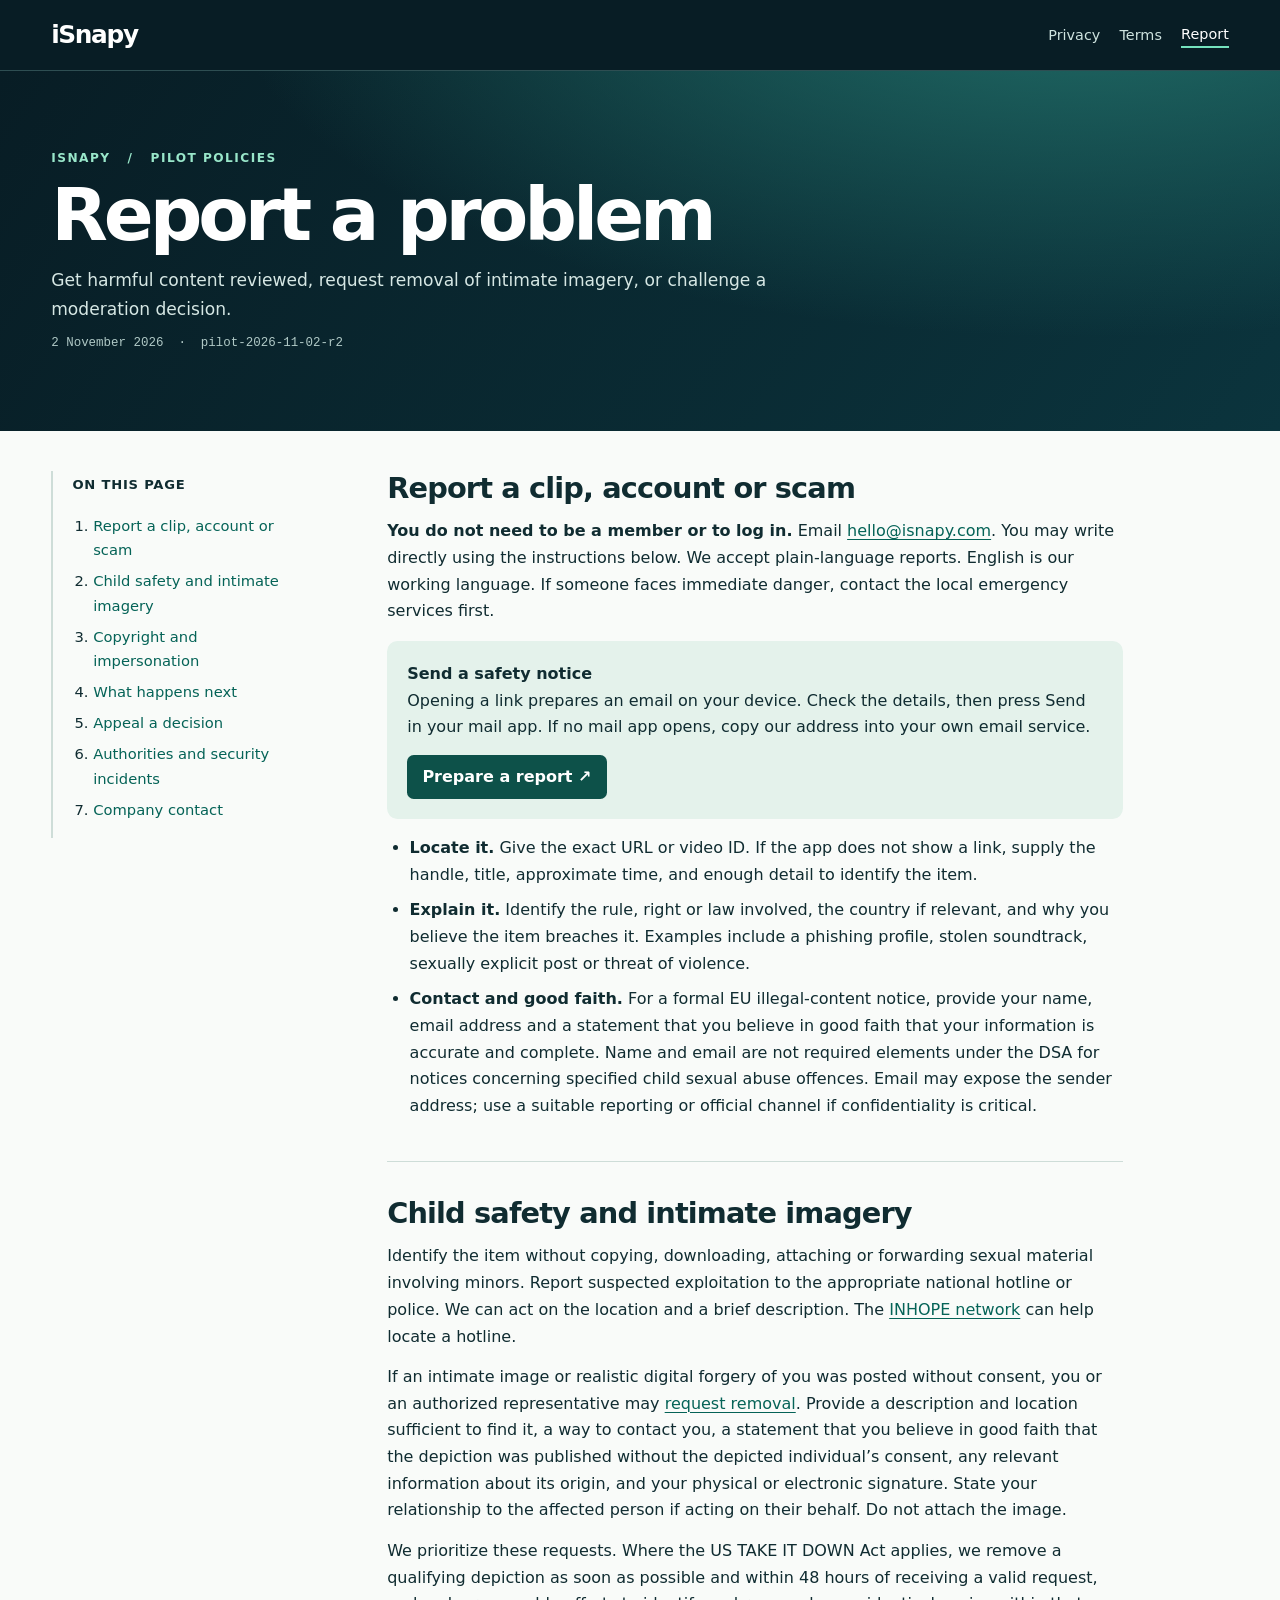
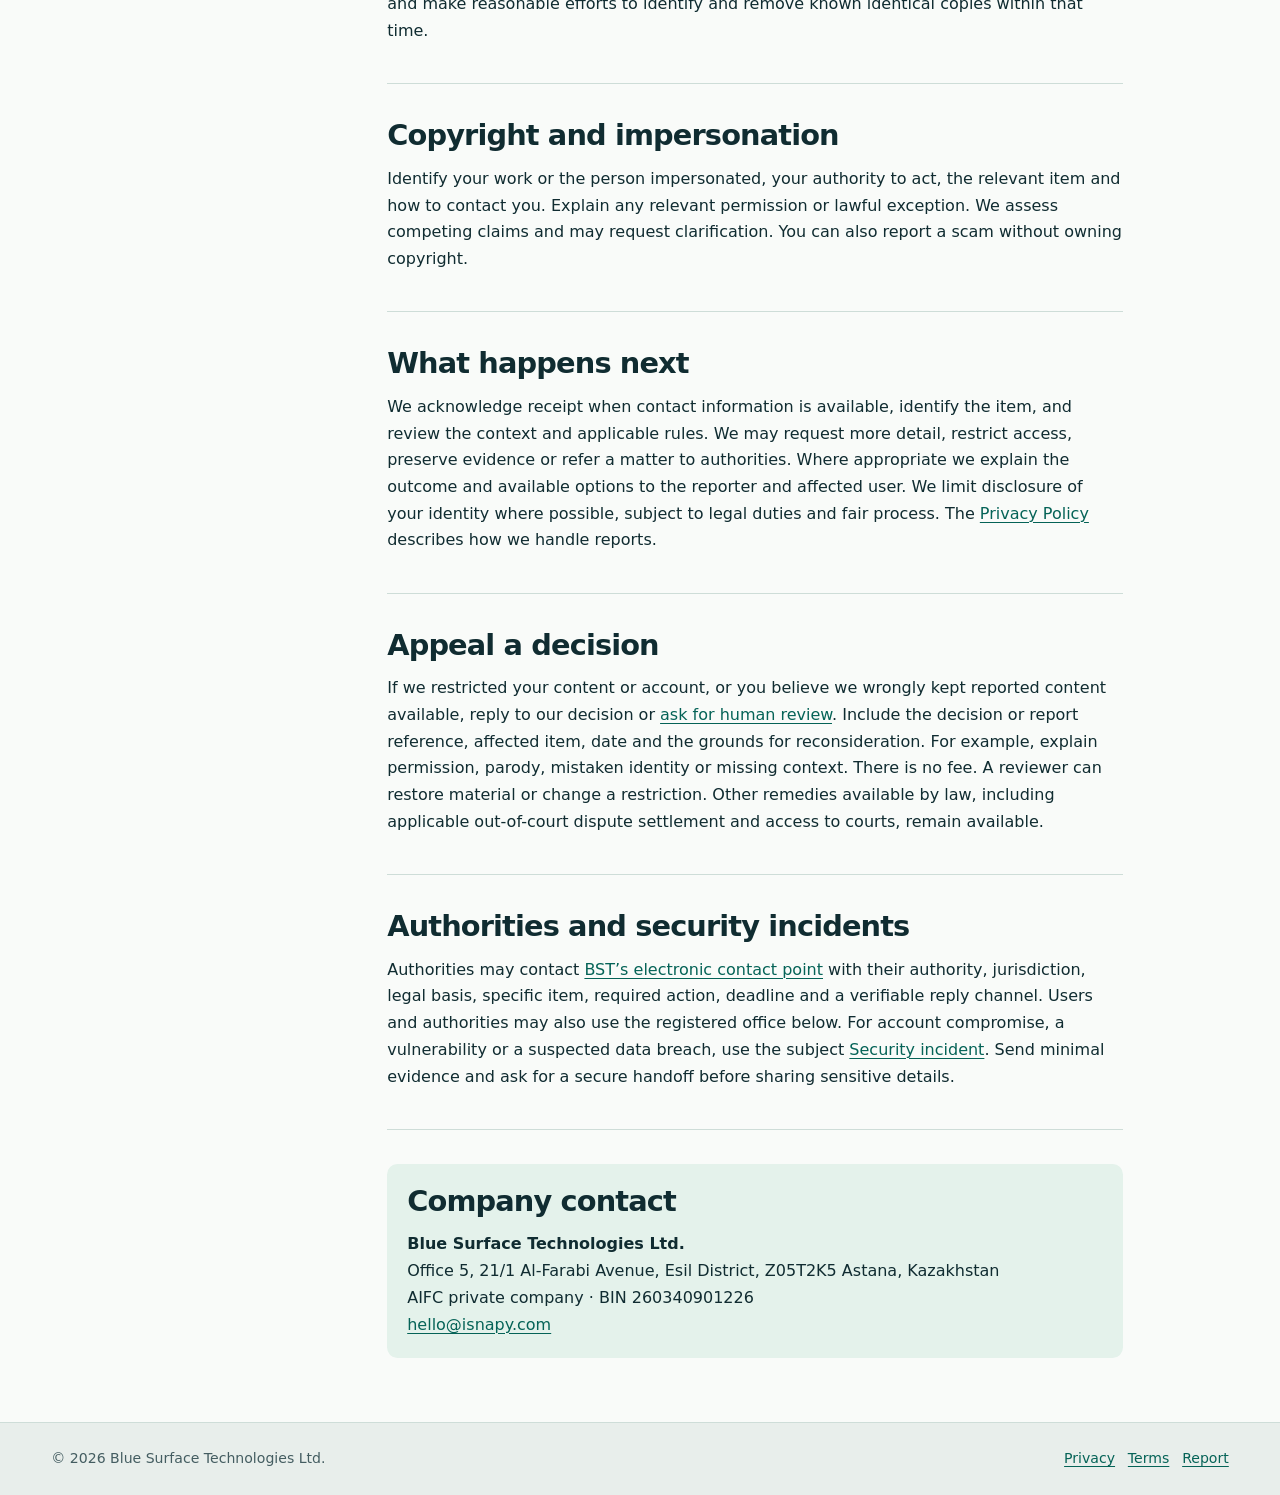
<file: safety.html>
<!doctype html>
<html lang="en"><head><meta charset="utf-8"><meta name="viewport" content="width=device-width,initial-scale=1"><meta name="theme-color" content="#081d25"><meta name="description" content="Get harmful content reviewed, request removal of intimate imagery, or challenge a moderation decision."><link rel="canonical" href="https://isnapy.com/safety.html"><link rel="stylesheet" href="legal.css"><title>Report a problem · iSnapy</title></head>
<body><a class="skip" href="#document">Skip to document</a><header class="mast"><nav class="nav" aria-label="Main"><a class="word" href="index.html">iSnapy</a><span class="navlinks"><a href="privacy.html">Privacy</a><a href="terms.html">Terms</a><a href="safety.html" aria-current="page">Report</a></span></nav></header>
<div class="hero"><div class="wrap"><div class="eyebrow">iSnapy &nbsp; / &nbsp; Pilot policies</div><h1>Report a problem</h1><p>Get harmful content reviewed, request removal of intimate imagery, or challenge a moderation decision.</p><div class="stamp">2 November 2026 &nbsp;·&nbsp; pilot-2026-11-02-r2</div></div></div>
<main class="wrap layout" id="document"><aside class="toc"><nav aria-label="On this page"><strong>On this page</strong><ol><li><a href="#report">Report a clip, account or scam</a></li><li><a href="#intimate">Child safety and intimate imagery</a></li><li><a href="#copyright">Copyright and impersonation</a></li><li><a href="#process">What happens next</a></li><li><a href="#appeal">Appeal a decision</a></li><li><a href="#authorities">Authorities and security incidents</a></li><li><a href="#contact">Company contact</a></li></ol></nav></aside>
<article><section id="report"><h2>Report a clip, account or scam</h2>
<p><strong>You do not need to be a member or to log in.</strong> Email <a href="mailto:hello@isnapy.com?subject=iSnapy%20safety%20report">hello@isnapy.com</a>. You may write directly using the instructions below. We accept plain-language reports. English is our working language. If someone faces immediate danger, contact the local emergency services first.</p>
<div class="actionbox"><b>Send a safety notice</b><p>Opening a link prepares an email on your device. Check the details, then press Send in your mail app. If no mail app opens, copy our address into your own email service.</p><a class="cta" href="mailto:hello@isnapy.com?subject=iSnapy%20content%20report&amp;body=Item%20URL%20or%20ID%3A%0AUsername%20or%20clip%20title%3A%0AReason%20and%20country%20if%20relevant%3A%0AWhy%20it%20violates%20a%20rule%20or%20law%3A%0AName%20and%20reply%20email%20where%20appropriate%3A%0AI%20confirm%20in%20good%20faith%20that%20the%20information%20in%20this%20notice%20is%20accurate%20and%20complete.">Prepare a report ↗</a></div>
<ul><li><strong>Locate it.</strong> Give the exact URL or video ID. If the app does not show a link, supply the handle, title, approximate time, and enough detail to identify the item.</li><li><strong>Explain it.</strong> Identify the rule, right or law involved, the country if relevant, and why you believe the item breaches it. Examples include a phishing profile, stolen soundtrack, sexually explicit post or threat of violence.</li><li><strong>Contact and good faith.</strong> For a formal EU illegal-content notice, provide your name, email address and a statement that you believe in good faith that your information is accurate and complete. Name and email are not required elements under the DSA for notices concerning specified child sexual abuse offences. Email may expose the sender address; use a suitable reporting or official channel if confidentiality is critical.</li></ul>
</section>
<section id="intimate"><h2>Child safety and intimate imagery</h2>
<p>Identify the item without copying, downloading, attaching or forwarding sexual material involving minors. Report suspected exploitation to the appropriate national hotline or police. We can act on the location and a brief description. The <a href="https://inhope.org/EN">INHOPE network</a> can help locate a hotline.</p>
<p>If an intimate image or realistic digital forgery of you was posted without consent, you or an authorized representative may <a href="mailto:hello@isnapy.com?subject=Urgent%20intimate%20image%20removal">request removal</a>. Provide a description and location sufficient to find it, a way to contact you, a statement that you believe in good faith that the depiction was published without the depicted individual’s consent, any relevant information about its origin, and your physical or electronic signature. State your relationship to the affected person if acting on their behalf. Do not attach the image.</p>
<p>We prioritize these requests. Where the US TAKE IT DOWN Act applies, we remove a qualifying depiction as soon as possible and within 48 hours of receiving a valid request, and make reasonable efforts to identify and remove known identical copies within that time.</p>
</section>
<section id="copyright"><h2>Copyright and impersonation</h2>
<p>Identify your work or the person impersonated, your authority to act, the relevant item and how to contact you. Explain any relevant permission or lawful exception. We assess competing claims and may request clarification. You can also report a scam without owning copyright.</p>
</section>
<section id="process"><h2>What happens next</h2>
<p>We acknowledge receipt when contact information is available, identify the item, and review the context and applicable rules. We may request more detail, restrict access, preserve evidence or refer a matter to authorities. Where appropriate we explain the outcome and available options to the reporter and affected user. We limit disclosure of your identity where possible, subject to legal duties and fair process. The <a href="privacy.html">Privacy Policy</a> describes how we handle reports.</p>
</section>
<section id="appeal"><h2>Appeal a decision</h2>
<p>If we restricted your content or account, or you believe we wrongly kept reported content available, reply to our decision or <a href="mailto:hello@isnapy.com?subject=iSnapy%20appeal">ask for human review</a>. Include the decision or report reference, affected item, date and the grounds for reconsideration. For example, explain permission, parody, mistaken identity or missing context. There is no fee. A reviewer can restore material or change a restriction. Other remedies available by law, including applicable out-of-court dispute settlement and access to courts, remain available.</p>
</section>
<section id="authorities"><h2>Authorities and security incidents</h2>
<p>Authorities may contact <a href="mailto:hello@isnapy.com?subject=iSnapy%20authority%20notice">BST’s electronic contact point</a> with their authority, jurisdiction, legal basis, specific item, required action, deadline and a verifiable reply channel. Users and authorities may also use the registered office below. For account compromise, a vulnerability or a suspected data breach, use the subject <a href="mailto:hello@isnapy.com?subject=iSnapy%20security%20incident">Security incident</a>. Send minimal evidence and ask for a secure handoff before sharing sensitive details.</p>
</section><div class="contact" id="contact"><h2>Company contact</h2><address><strong>Blue Surface Technologies Ltd.</strong><br>Office 5, 21/1 Al-Farabi Avenue, Esil District, Z05T2K5 Astana, Kazakhstan<br>AIFC private company · BIN 260340901226<br><a href="mailto:hello@isnapy.com">hello@isnapy.com</a></address></div></article></main>
<footer class="foot"><div class="wrap"><span>© 2026 Blue Surface Technologies Ltd.</span><nav aria-label="Legal"><a href="privacy.html">Privacy</a><a href="terms.html">Terms</a><a href="safety.html" aria-current="page">Report</a></nav></div></footer></body></html>
</file>
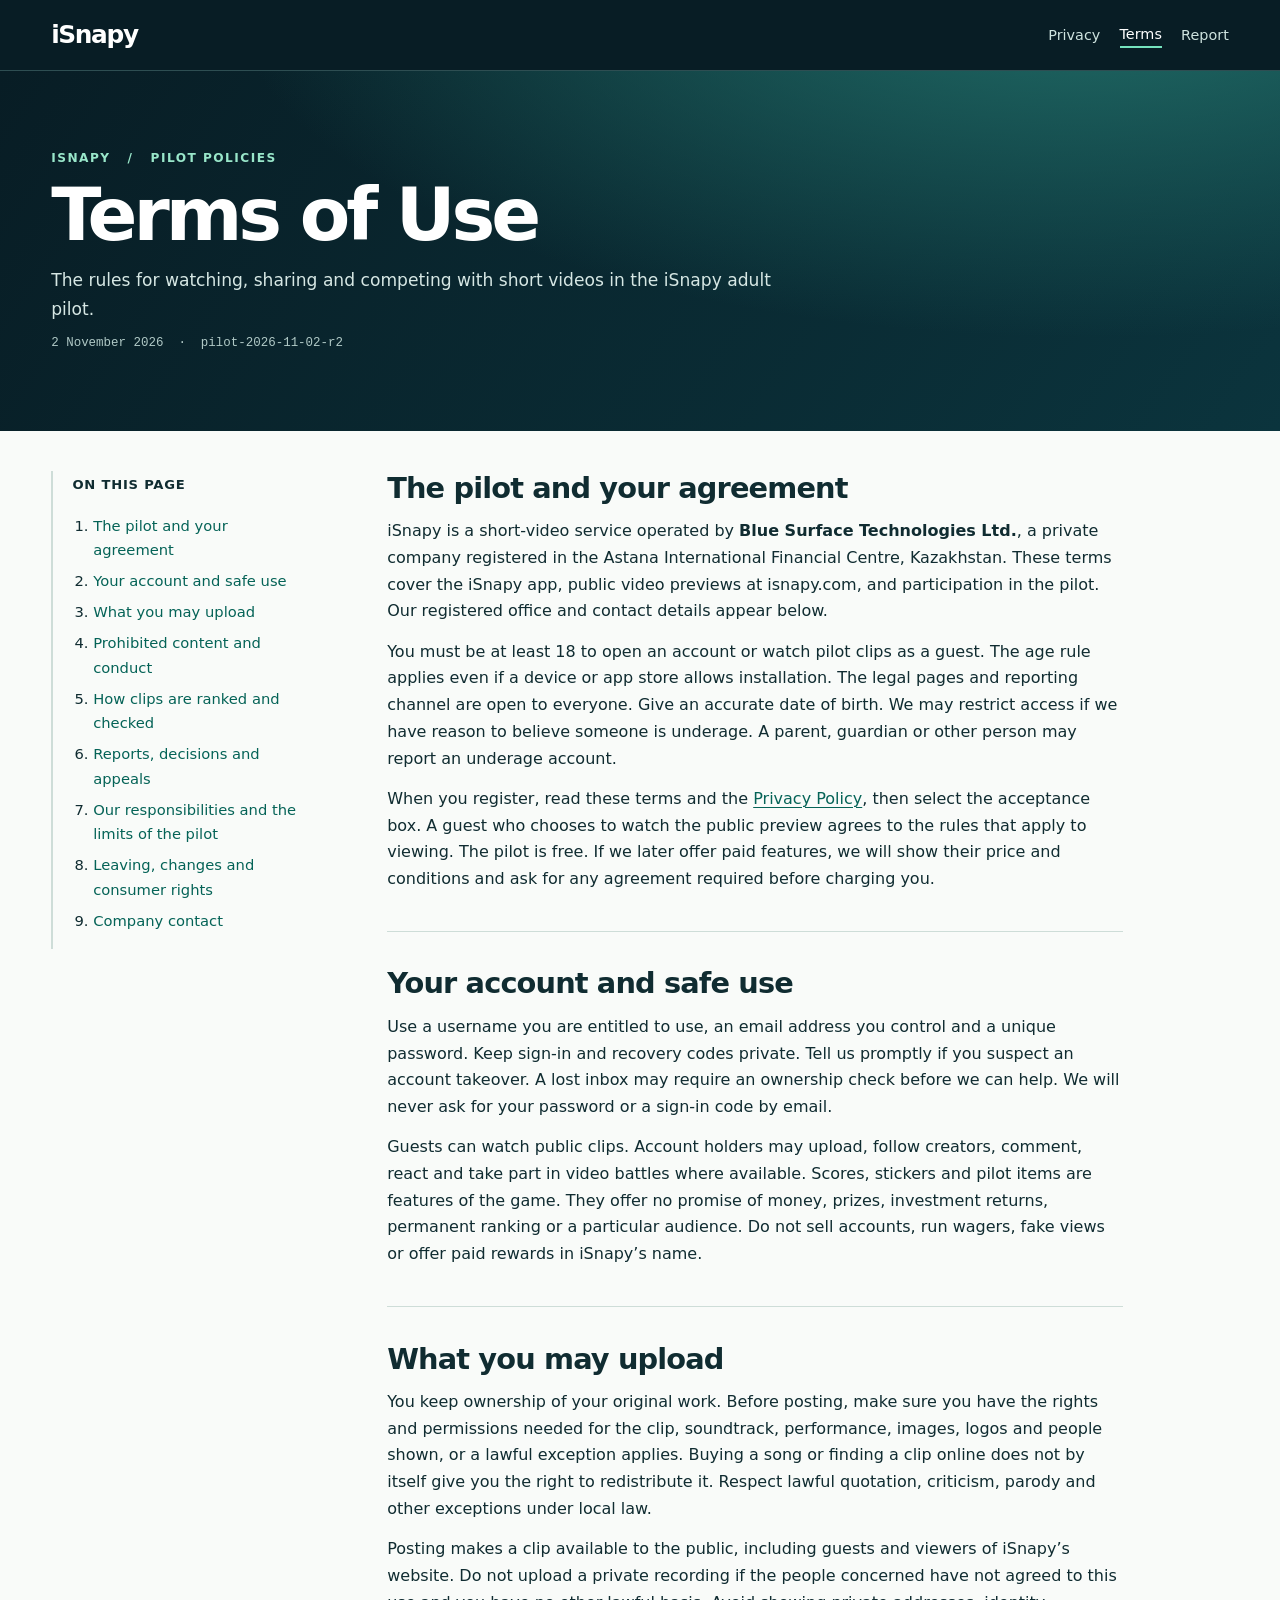
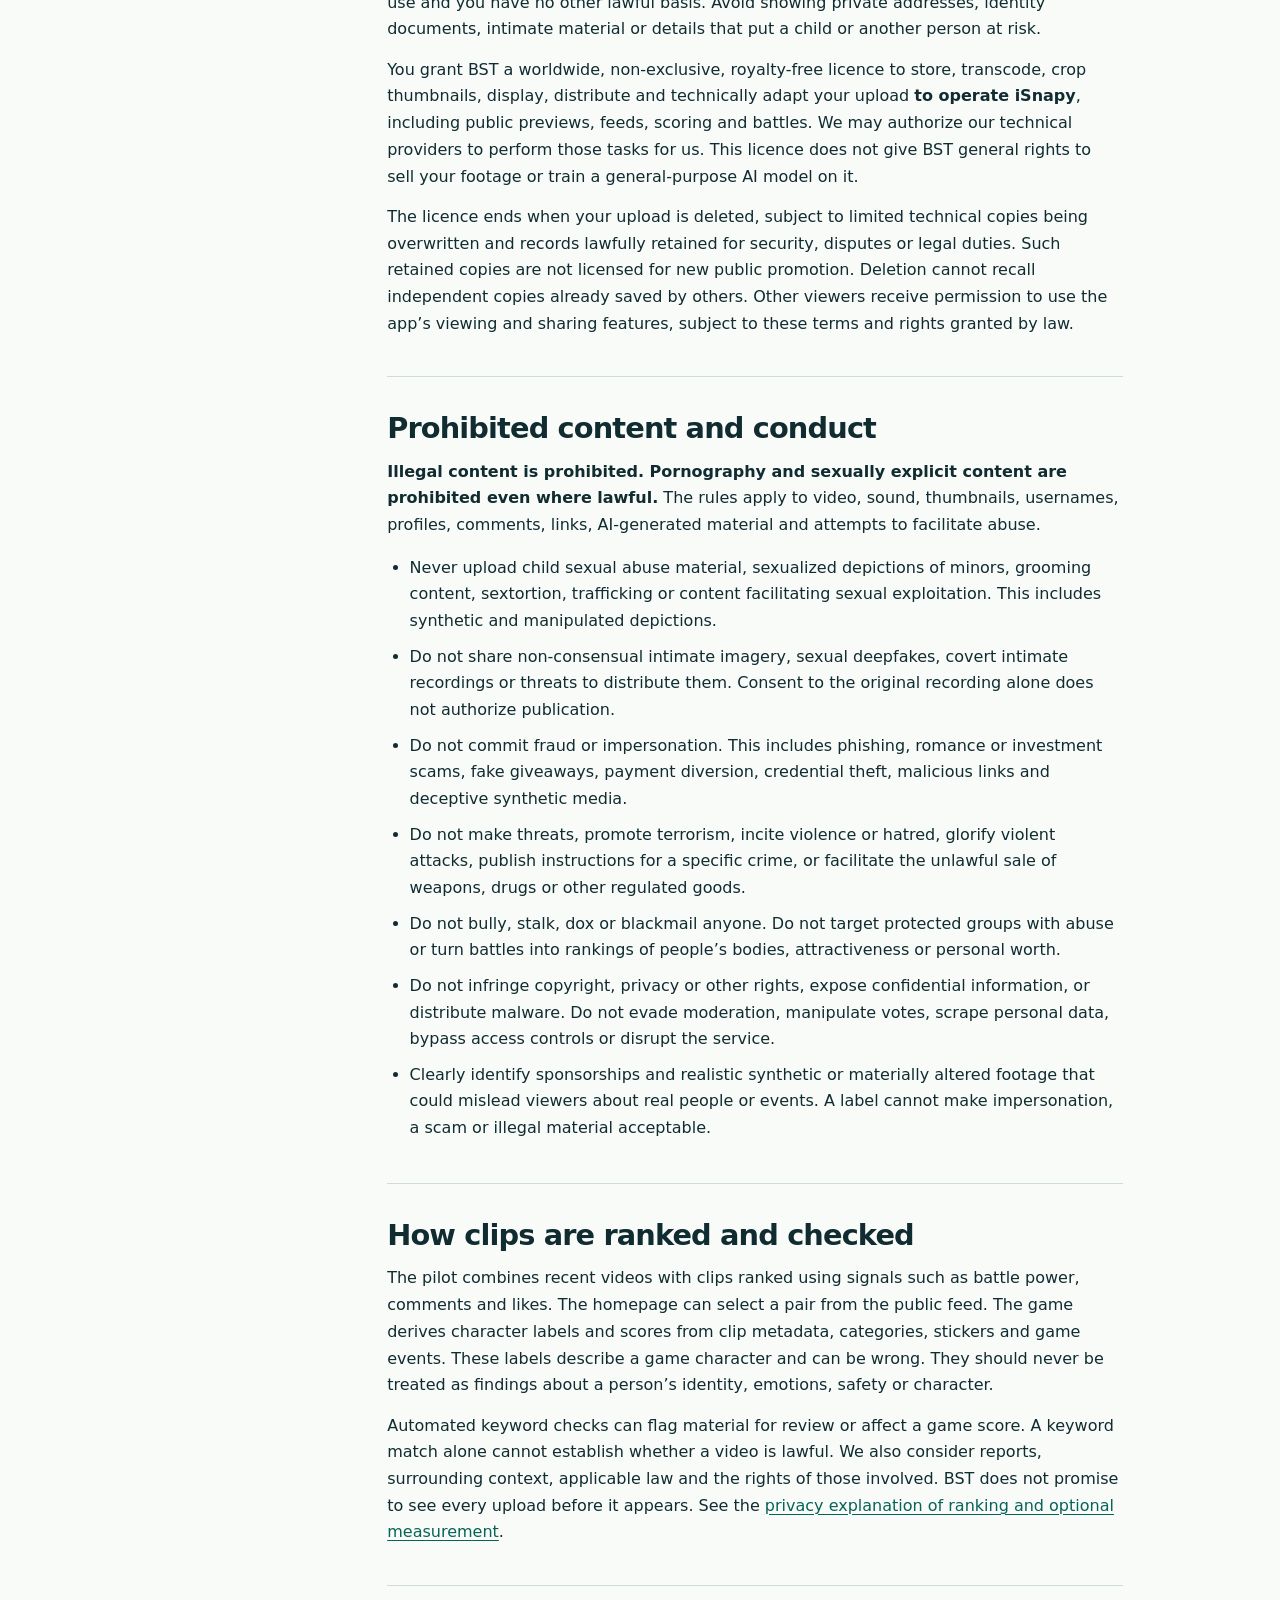
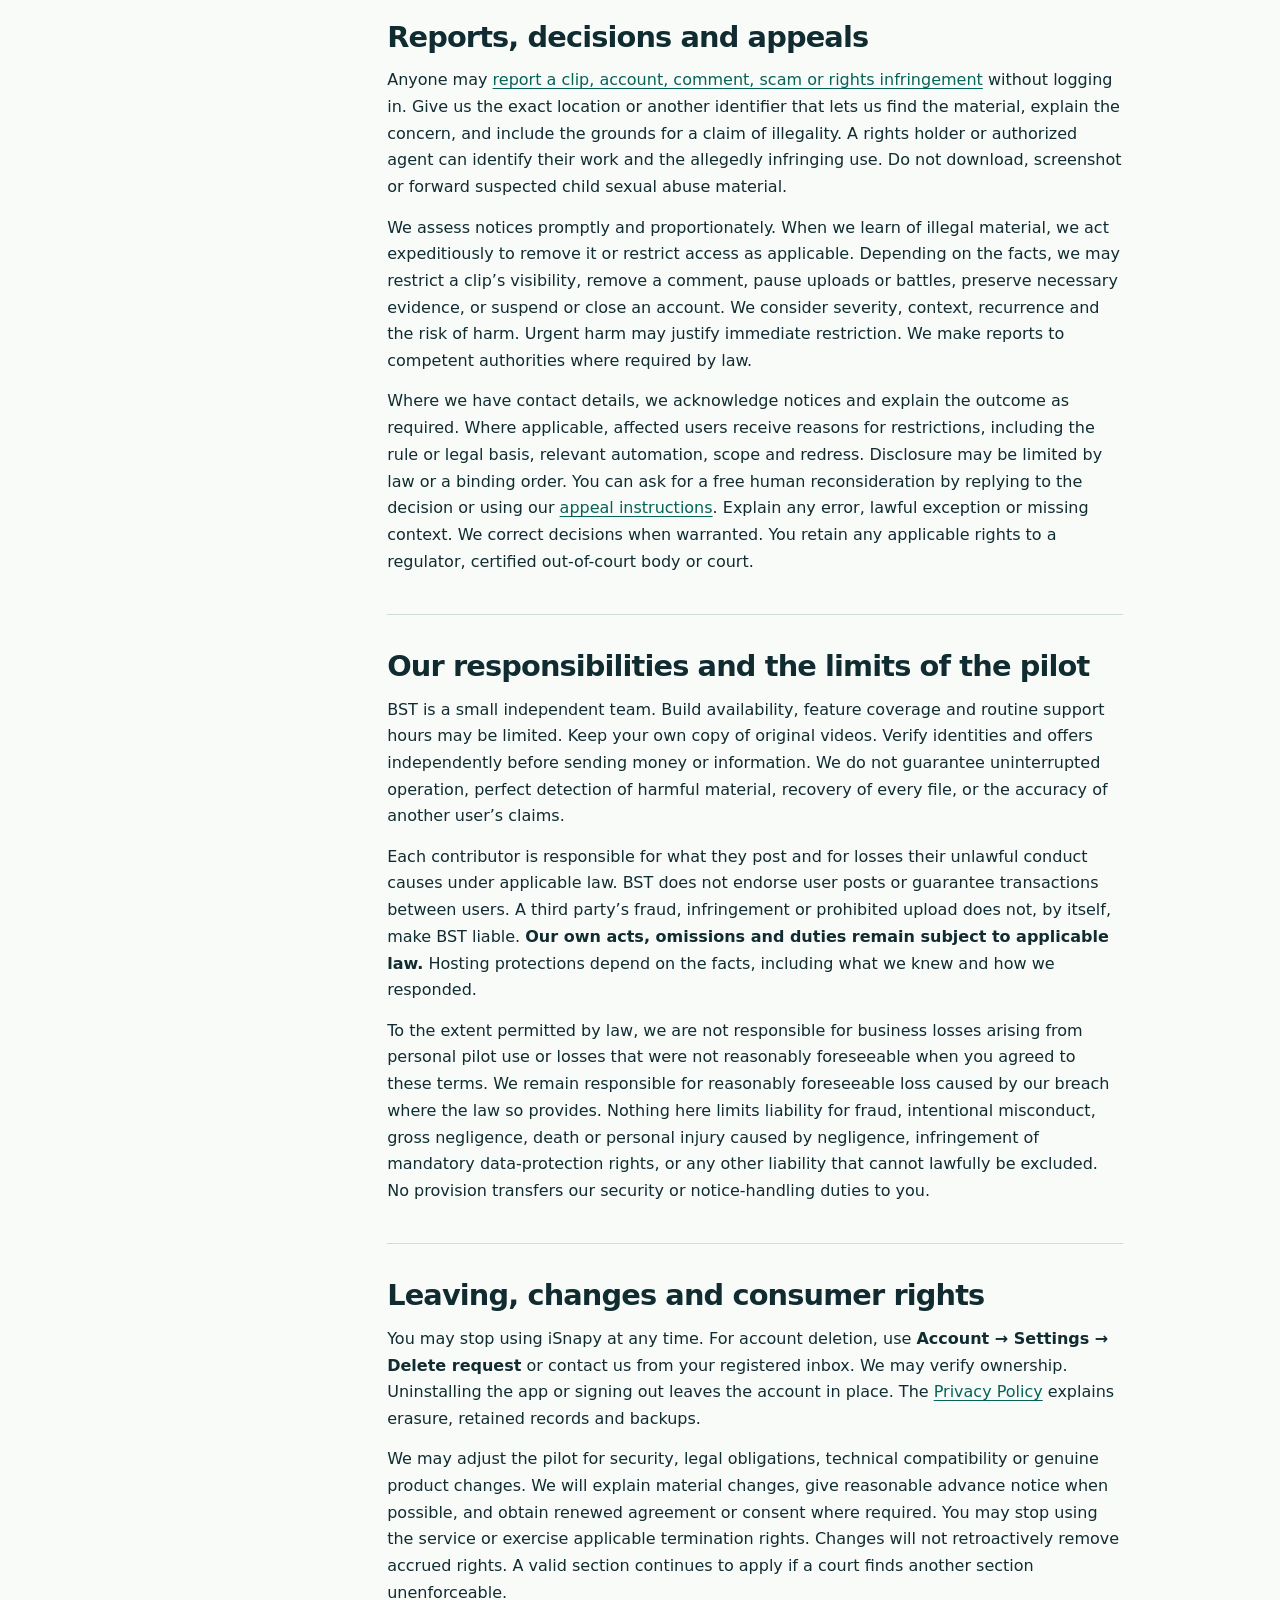
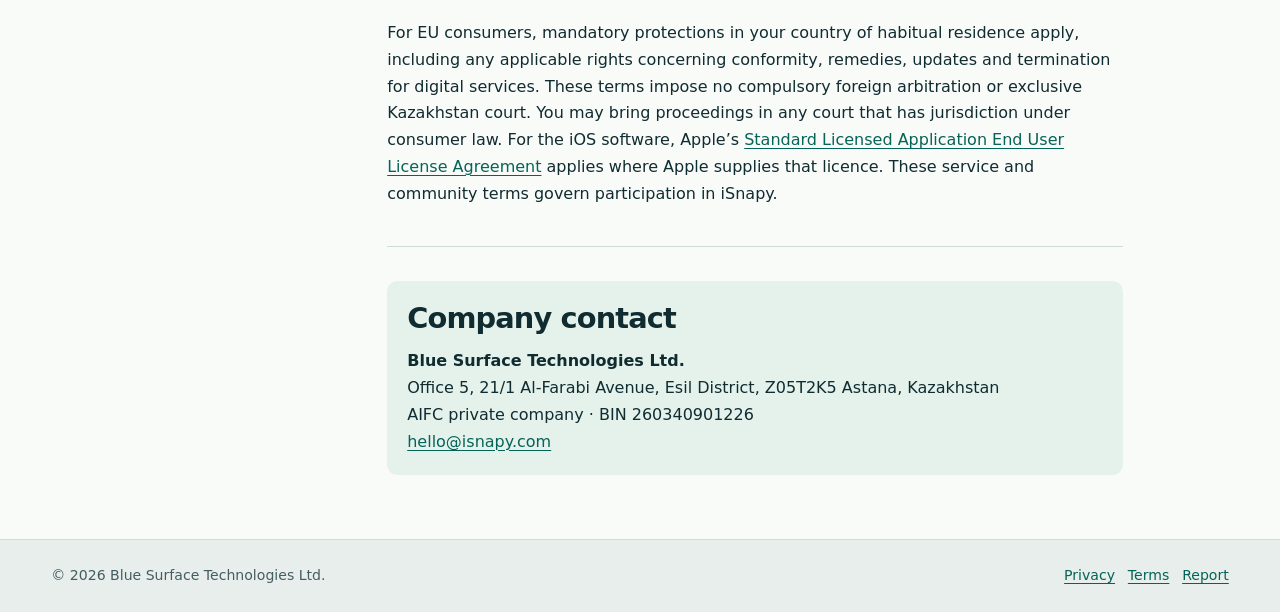
<file: terms-2026-11-02-r2.html>
<!doctype html>
<html lang="en"><head><meta charset="utf-8"><meta name="viewport" content="width=device-width,initial-scale=1"><meta name="theme-color" content="#081d25"><meta name="description" content="The rules for watching, sharing and competing with short videos in the iSnapy adult pilot."><link rel="canonical" href="https://isnapy.com/terms.html"><link rel="stylesheet" href="legal.css"><title>Terms of Use · iSnapy</title></head>
<body><a class="skip" href="#document">Skip to document</a><header class="mast"><nav class="nav" aria-label="Main"><a class="word" href="index.html">iSnapy</a><span class="navlinks"><a href="privacy-2026-11-02-r2.html">Privacy</a><a href="terms-2026-11-02-r2.html" aria-current="page">Terms</a><a href="safety.html">Report</a></span></nav></header>
<div class="hero"><div class="wrap"><div class="eyebrow">iSnapy &nbsp; / &nbsp; Pilot policies</div><h1>Terms of Use</h1><p>The rules for watching, sharing and competing with short videos in the iSnapy adult pilot.</p><div class="stamp">2 November 2026 &nbsp;·&nbsp; pilot-2026-11-02-r2</div></div></div>
<main class="wrap layout" id="document"><aside class="toc"><nav aria-label="On this page"><strong>On this page</strong><ol><li><a href="#pilot">The pilot and your agreement</a></li><li><a href="#account">Your account and safe use</a></li><li><a href="#uploads">What you may upload</a></li><li><a href="#rules">Prohibited content and conduct</a></li><li><a href="#ranking">How clips are ranked and checked</a></li><li><a href="#moderation">Reports, decisions and appeals</a></li><li><a href="#liability">Our responsibilities and the limits of the pilot</a></li><li><a href="#leaving">Leaving, changes and consumer rights</a></li><li><a href="#contact">Company contact</a></li></ol></nav></aside>
<article><section id="pilot"><h2>The pilot and your agreement</h2>
<p>iSnapy is a short-video service operated by <strong>Blue Surface Technologies Ltd.</strong>, a private company registered in the Astana International Financial Centre, Kazakhstan. These terms cover the iSnapy app, public video previews at isnapy.com, and participation in the pilot. Our registered office and contact details appear below.</p>
<p>You must be at least 18 to open an account or watch pilot clips as a guest. The age rule applies even if a device or app store allows installation. The legal pages and reporting channel are open to everyone. Give an accurate date of birth. We may restrict access if we have reason to believe someone is underage. A parent, guardian or other person may report an underage account.</p>
<p>When you register, read these terms and the <a href="privacy-2026-11-02-r2.html">Privacy Policy</a>, then select the acceptance box. A guest who chooses to watch the public preview agrees to the rules that apply to viewing. The pilot is free. If we later offer paid features, we will show their price and conditions and ask for any agreement required before charging you.</p>
</section>
<section id="account"><h2>Your account and safe use</h2>
<p>Use a username you are entitled to use, an email address you control and a unique password. Keep sign-in and recovery codes private. Tell us promptly if you suspect an account takeover. A lost inbox may require an ownership check before we can help. We will never ask for your password or a sign-in code by email.</p>
<p>Guests can watch public clips. Account holders may upload, follow creators, comment, react and take part in video battles where available. Scores, stickers and pilot items are features of the game. They offer no promise of money, prizes, investment returns, permanent ranking or a particular audience. Do not sell accounts, run wagers, fake views or offer paid rewards in iSnapy’s name.</p>
</section>
<section id="uploads"><h2>What you may upload</h2>
<p>You keep ownership of your original work. Before posting, make sure you have the rights and permissions needed for the clip, soundtrack, performance, images, logos and people shown, or a lawful exception applies. Buying a song or finding a clip online does not by itself give you the right to redistribute it. Respect lawful quotation, criticism, parody and other exceptions under local law.</p>
<p>Posting makes a clip available to the public, including guests and viewers of iSnapy’s website. Do not upload a private recording if the people concerned have not agreed to this use and you have no other lawful basis. Avoid showing private addresses, identity documents, intimate material or details that put a child or another person at risk.</p>
<p>You grant BST a worldwide, non-exclusive, royalty-free licence to store, transcode, crop thumbnails, display, distribute and technically adapt your upload <strong>to operate iSnapy</strong>, including public previews, feeds, scoring and battles. We may authorize our technical providers to perform those tasks for us. This licence does not give BST general rights to sell your footage or train a general-purpose AI model on it.</p>
<p>The licence ends when your upload is deleted, subject to limited technical copies being overwritten and records lawfully retained for security, disputes or legal duties. Such retained copies are not licensed for new public promotion. Deletion cannot recall independent copies already saved by others. Other viewers receive permission to use the app’s viewing and sharing features, subject to these terms and rights granted by law.</p>
</section>
<section id="rules"><h2>Prohibited content and conduct</h2>
<p><strong>Illegal content is prohibited. Pornography and sexually explicit content are prohibited even where lawful.</strong> The rules apply to video, sound, thumbnails, usernames, profiles, comments, links, AI-generated material and attempts to facilitate abuse.</p>
<ul>
<li>Never upload child sexual abuse material, sexualized depictions of minors, grooming content, sextortion, trafficking or content facilitating sexual exploitation. This includes synthetic and manipulated depictions.</li>
<li>Do not share non-consensual intimate imagery, sexual deepfakes, covert intimate recordings or threats to distribute them. Consent to the original recording alone does not authorize publication.</li>
<li>Do not commit fraud or impersonation. This includes phishing, romance or investment scams, fake giveaways, payment diversion, credential theft, malicious links and deceptive synthetic media.</li>
<li>Do not make threats, promote terrorism, incite violence or hatred, glorify violent attacks, publish instructions for a specific crime, or facilitate the unlawful sale of weapons, drugs or other regulated goods.</li>
<li>Do not bully, stalk, dox or blackmail anyone. Do not target protected groups with abuse or turn battles into rankings of people’s bodies, attractiveness or personal worth.</li>
<li>Do not infringe copyright, privacy or other rights, expose confidential information, or distribute malware. Do not evade moderation, manipulate votes, scrape personal data, bypass access controls or disrupt the service.</li>
<li>Clearly identify sponsorships and realistic synthetic or materially altered footage that could mislead viewers about real people or events. A label cannot make impersonation, a scam or illegal material acceptable.</li>
</ul>
</section>
<section id="ranking"><h2>How clips are ranked and checked</h2>
<p>The pilot combines recent videos with clips ranked using signals such as battle power, comments and likes. The homepage can select a pair from the public feed. The game derives character labels and scores from clip metadata, categories, stickers and game events. These labels describe a game character and can be wrong. They should never be treated as findings about a person’s identity, emotions, safety or character.</p>
<p>Automated keyword checks can flag material for review or affect a game score. A keyword match alone cannot establish whether a video is lawful. We also consider reports, surrounding context, applicable law and the rights of those involved. BST does not promise to see every upload before it appears. See the <a href="privacy-2026-11-02-r2.html#ranking">privacy explanation of ranking and optional measurement</a>.</p>
</section>
<section id="moderation"><h2>Reports, decisions and appeals</h2>
<p>Anyone may <a href="safety.html">report a clip, account, comment, scam or rights infringement</a> without logging in. Give us the exact location or another identifier that lets us find the material, explain the concern, and include the grounds for a claim of illegality. A rights holder or authorized agent can identify their work and the allegedly infringing use. Do not download, screenshot or forward suspected child sexual abuse material.</p>
<p>We assess notices promptly and proportionately. When we learn of illegal material, we act expeditiously to remove it or restrict access as applicable. Depending on the facts, we may restrict a clip’s visibility, remove a comment, pause uploads or battles, preserve necessary evidence, or suspend or close an account. We consider severity, context, recurrence and the risk of harm. Urgent harm may justify immediate restriction. We make reports to competent authorities where required by law.</p>
<p>Where we have contact details, we acknowledge notices and explain the outcome as required. Where applicable, affected users receive reasons for restrictions, including the rule or legal basis, relevant automation, scope and redress. Disclosure may be limited by law or a binding order. You can ask for a free human reconsideration by replying to the decision or using our <a href="safety.html#appeal">appeal instructions</a>. Explain any error, lawful exception or missing context. We correct decisions when warranted. You retain any applicable rights to a regulator, certified out-of-court body or court.</p>
</section>
<section id="liability"><h2>Our responsibilities and the limits of the pilot</h2>
<p>BST is a small independent team. Build availability, feature coverage and routine support hours may be limited. Keep your own copy of original videos. Verify identities and offers independently before sending money or information. We do not guarantee uninterrupted operation, perfect detection of harmful material, recovery of every file, or the accuracy of another user’s claims.</p>
<p>Each contributor is responsible for what they post and for losses their unlawful conduct causes under applicable law. BST does not endorse user posts or guarantee transactions between users. A third party’s fraud, infringement or prohibited upload does not, by itself, make BST liable. <strong>Our own acts, omissions and duties remain subject to applicable law.</strong> Hosting protections depend on the facts, including what we knew and how we responded.</p>
<p>To the extent permitted by law, we are not responsible for business losses arising from personal pilot use or losses that were not reasonably foreseeable when you agreed to these terms. We remain responsible for reasonably foreseeable loss caused by our breach where the law so provides. Nothing here limits liability for fraud, intentional misconduct, gross negligence, death or personal injury caused by negligence, infringement of mandatory data-protection rights, or any other liability that cannot lawfully be excluded. No provision transfers our security or notice-handling duties to you.</p>
</section>
<section id="leaving"><h2>Leaving, changes and consumer rights</h2>
<p>You may stop using iSnapy at any time. For account deletion, use <strong>Account → Settings → Delete request</strong> or contact us from your registered inbox. We may verify ownership. Uninstalling the app or signing out leaves the account in place. The <a href="privacy-2026-11-02-r2.html#retention">Privacy Policy</a> explains erasure, retained records and backups.</p>
<p>We may adjust the pilot for security, legal obligations, technical compatibility or genuine product changes. We will explain material changes, give reasonable advance notice when possible, and obtain renewed agreement or consent where required. You may stop using the service or exercise applicable termination rights. Changes will not retroactively remove accrued rights. A valid section continues to apply if a court finds another section unenforceable.</p>
<p>For EU consumers, mandatory protections in your country of habitual residence apply, including any applicable rights concerning conformity, remedies, updates and termination for digital services. These terms impose no compulsory foreign arbitration or exclusive Kazakhstan court. You may bring proceedings in any court that has jurisdiction under consumer law. For the iOS software, Apple’s <a href="https://www.apple.com/legal/internet-services/itunes/dev/stdeula/">Standard Licensed Application End User License Agreement</a> applies where Apple supplies that licence. These service and community terms govern participation in iSnapy.</p>
</section><div class="contact" id="contact"><h2>Company contact</h2><address><strong>Blue Surface Technologies Ltd.</strong><br>Office 5, 21/1 Al-Farabi Avenue, Esil District, Z05T2K5 Astana, Kazakhstan<br>AIFC private company · BIN 260340901226<br><a href="mailto:hello@isnapy.com">hello@isnapy.com</a></address></div></article></main>
<footer class="foot"><div class="wrap"><span>© 2026 Blue Surface Technologies Ltd.</span><nav aria-label="Legal"><a href="privacy-2026-11-02-r2.html">Privacy</a><a href="terms-2026-11-02-r2.html" aria-current="page">Terms</a><a href="safety.html">Report</a></nav></div></footer></body></html>
</file>
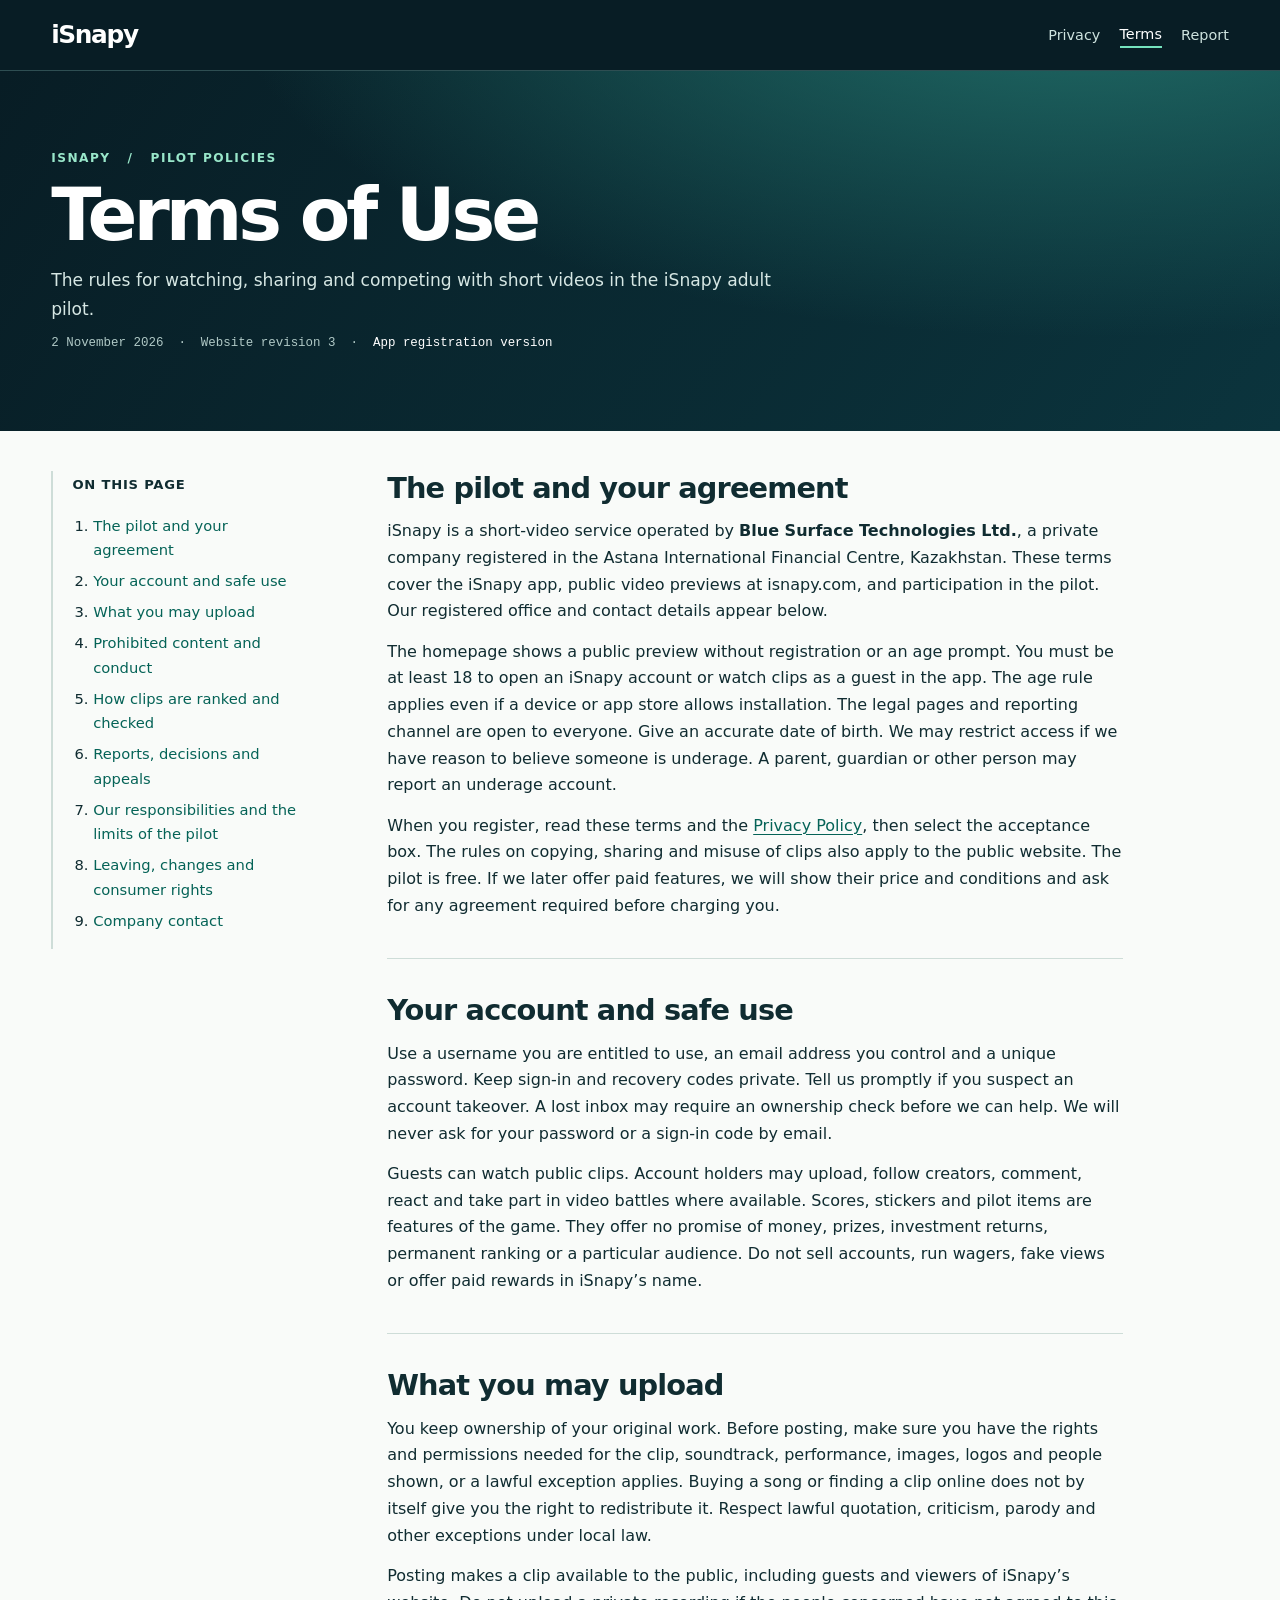
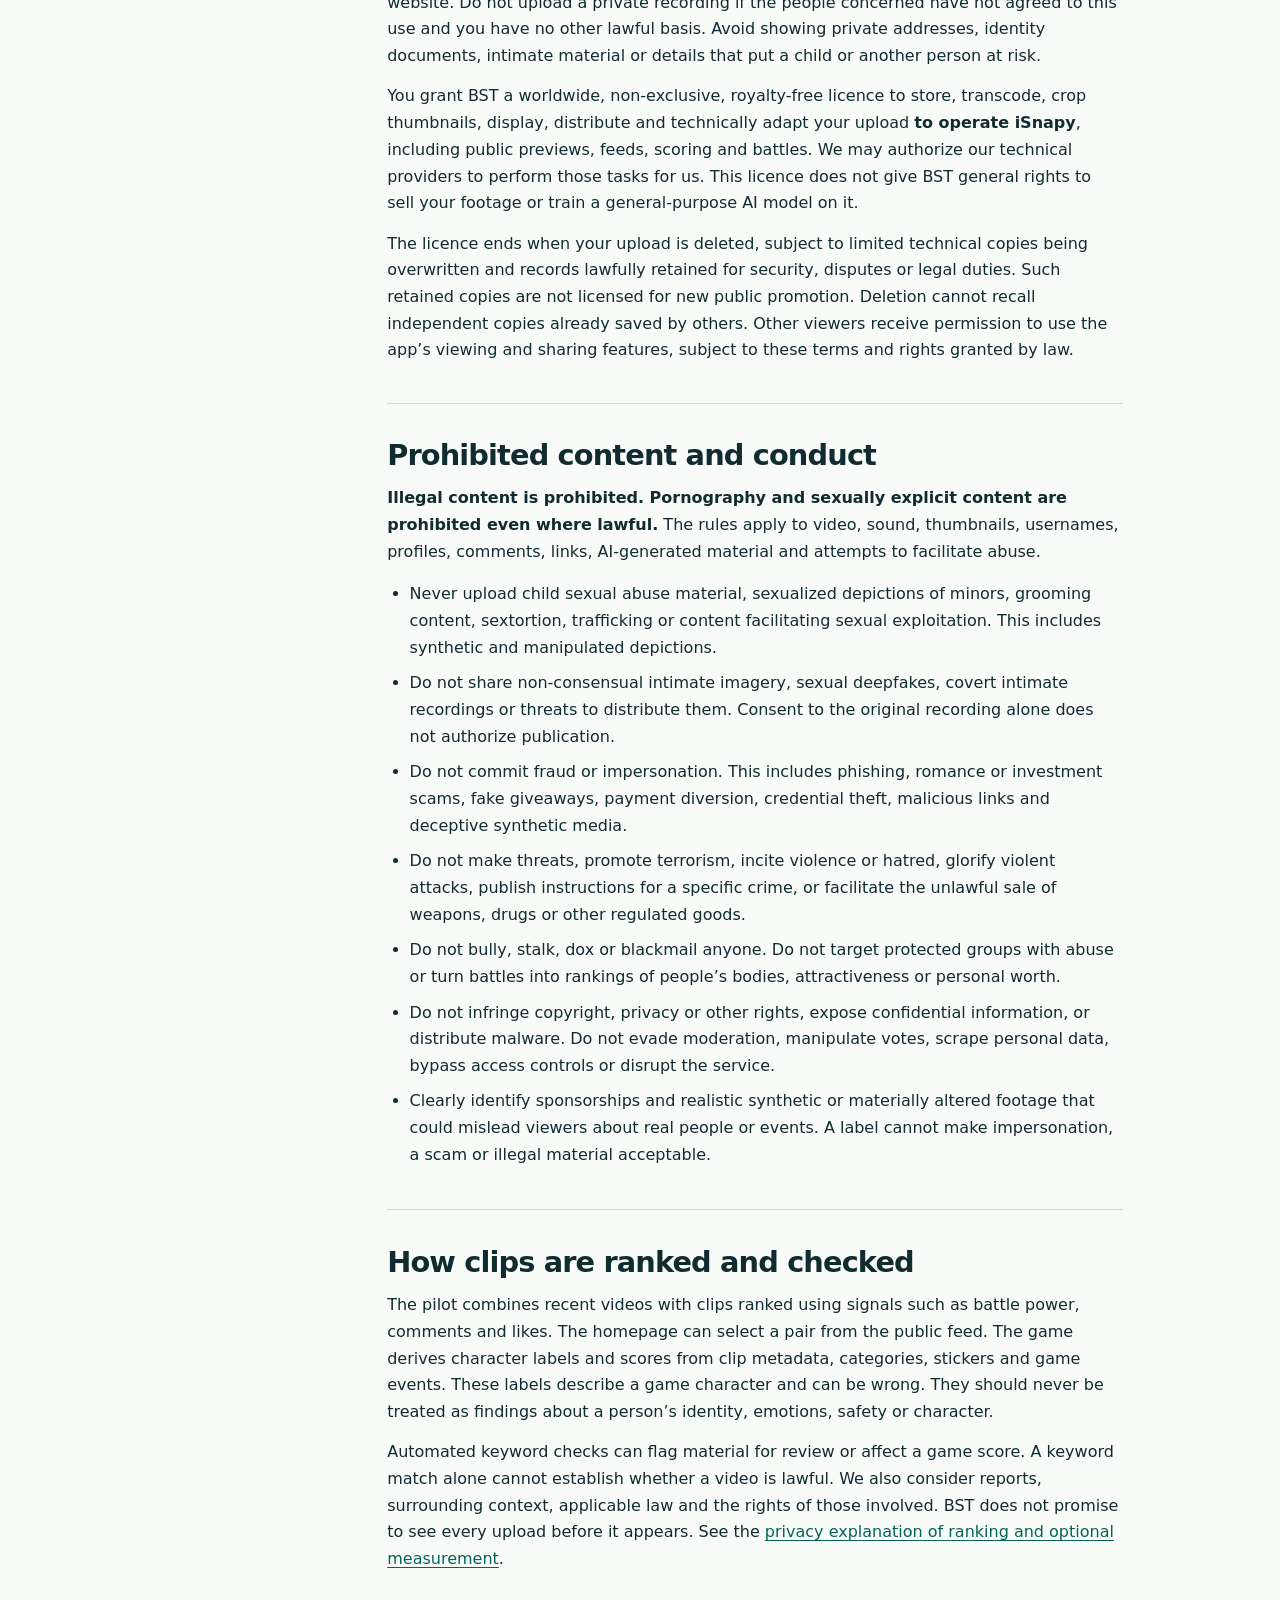
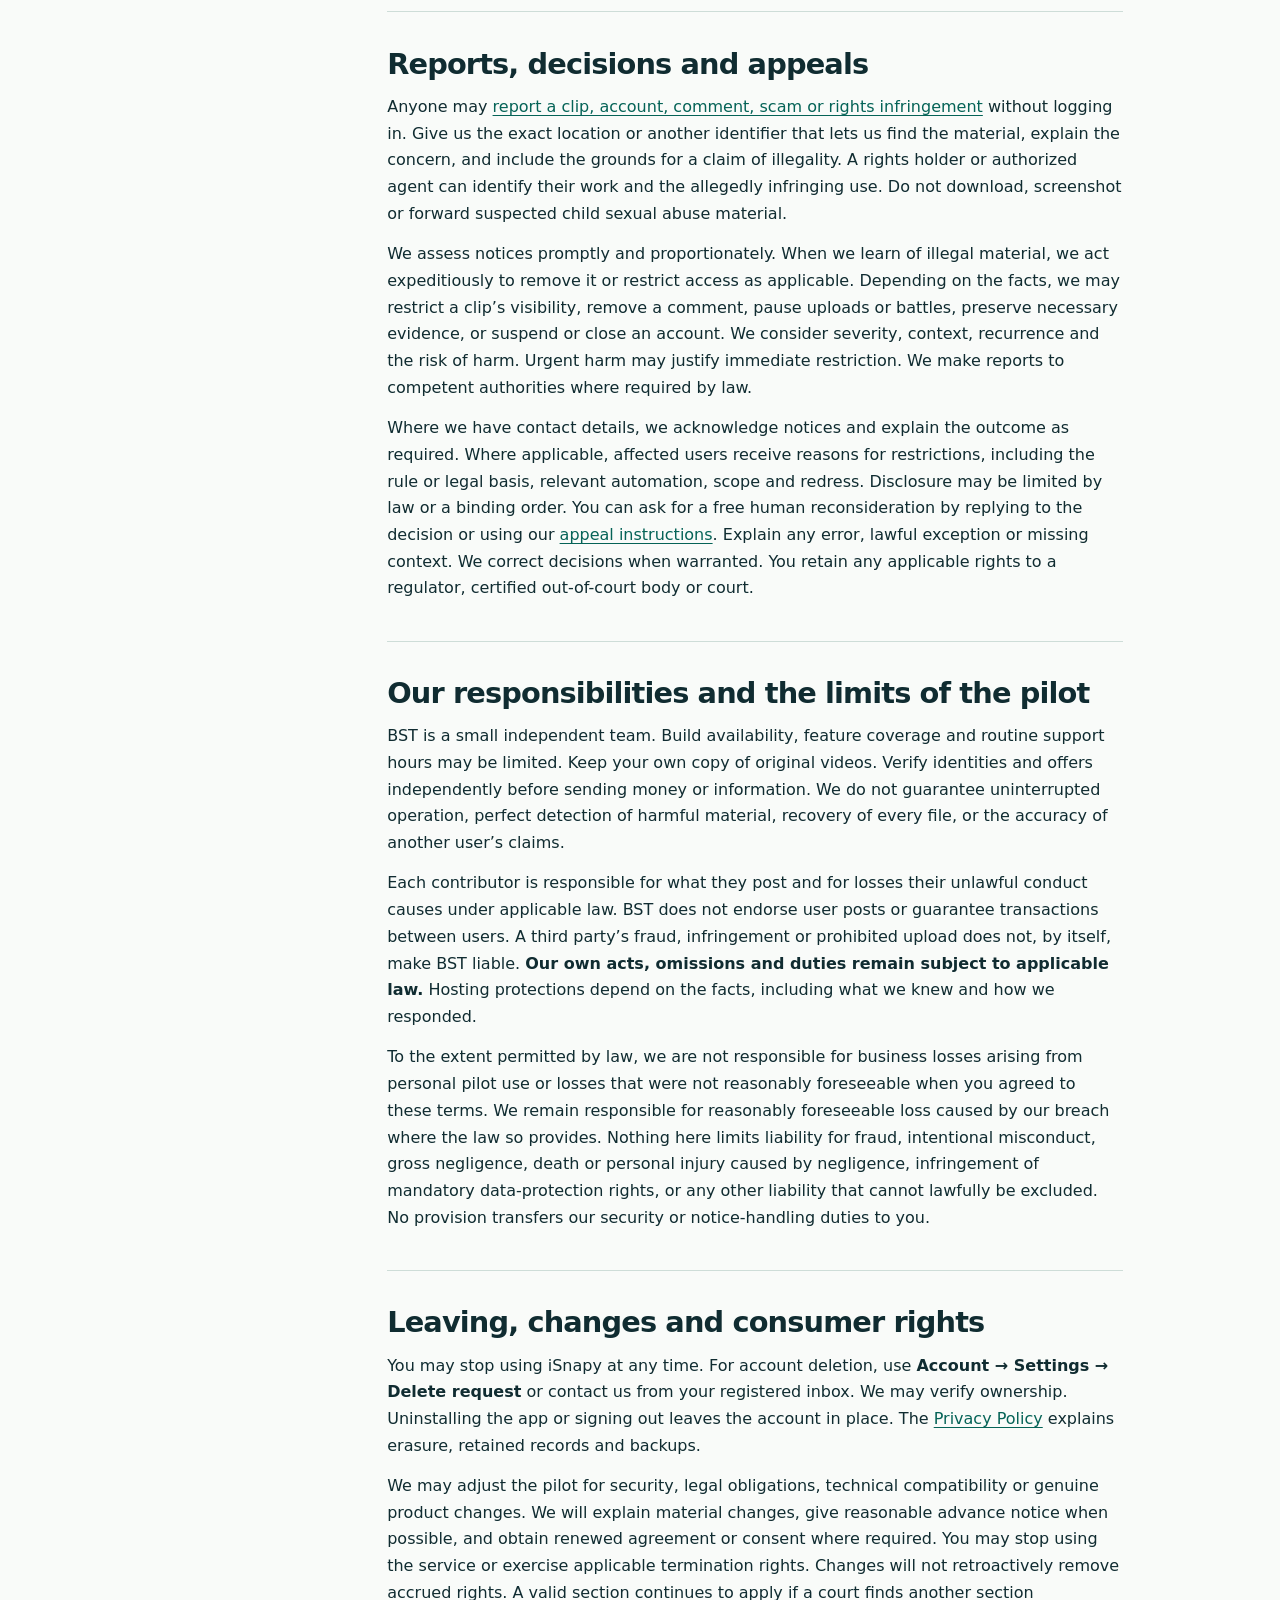
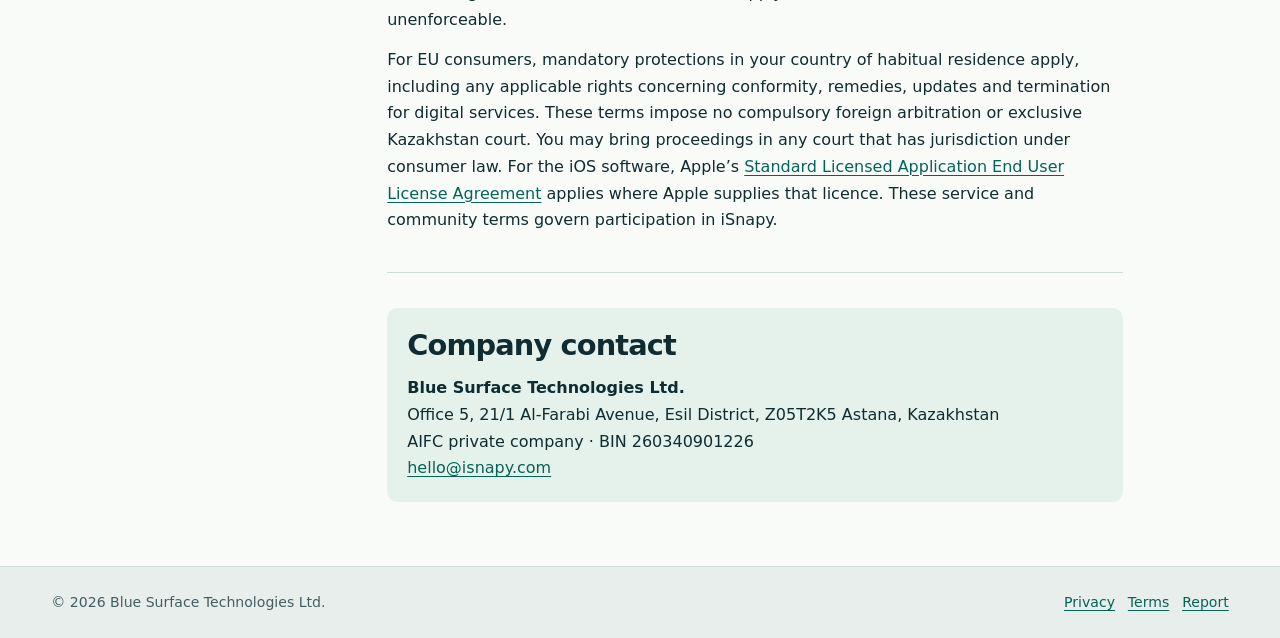
<file: terms.html>
<!doctype html>
<html lang="en"><head><meta charset="utf-8"><meta name="viewport" content="width=device-width,initial-scale=1"><meta name="theme-color" content="#081d25"><meta name="description" content="The rules for watching, sharing and competing with short videos in the iSnapy adult pilot."><link rel="canonical" href="https://isnapy.com/terms.html"><link rel="stylesheet" href="legal.css"><title>Terms of Use · iSnapy</title></head>
<body><a class="skip" href="#document">Skip to document</a><header class="mast"><nav class="nav" aria-label="Main"><a class="word" href="index.html">iSnapy</a><span class="navlinks"><a href="privacy.html">Privacy</a><a href="terms.html" aria-current="page">Terms</a><a href="safety.html">Report</a></span></nav></header>
<div class="hero"><div class="wrap"><div class="eyebrow">iSnapy &nbsp; / &nbsp; Pilot policies</div><h1>Terms of Use</h1><p>The rules for watching, sharing and competing with short videos in the iSnapy adult pilot.</p><div class="stamp">2 November 2026 &nbsp;·&nbsp; Website revision 3 &nbsp;·&nbsp; <a href="terms-2026-11-02-r2.html">App registration version</a></div></div></div>
<main class="wrap layout" id="document"><aside class="toc"><nav aria-label="On this page"><strong>On this page</strong><ol><li><a href="#pilot">The pilot and your agreement</a></li><li><a href="#account">Your account and safe use</a></li><li><a href="#uploads">What you may upload</a></li><li><a href="#rules">Prohibited content and conduct</a></li><li><a href="#ranking">How clips are ranked and checked</a></li><li><a href="#moderation">Reports, decisions and appeals</a></li><li><a href="#liability">Our responsibilities and the limits of the pilot</a></li><li><a href="#leaving">Leaving, changes and consumer rights</a></li><li><a href="#contact">Company contact</a></li></ol></nav></aside>
<article><section id="pilot"><h2>The pilot and your agreement</h2>
<p>iSnapy is a short-video service operated by <strong>Blue Surface Technologies Ltd.</strong>, a private company registered in the Astana International Financial Centre, Kazakhstan. These terms cover the iSnapy app, public video previews at isnapy.com, and participation in the pilot. Our registered office and contact details appear below.</p>
<p>The homepage shows a public preview without registration or an age prompt. You must be at least 18 to open an iSnapy account or watch clips as a guest in the app. The age rule applies even if a device or app store allows installation. The legal pages and reporting channel are open to everyone. Give an accurate date of birth. We may restrict access if we have reason to believe someone is underage. A parent, guardian or other person may report an underage account.</p>
<p>When you register, read these terms and the <a href="privacy.html">Privacy Policy</a>, then select the acceptance box. The rules on copying, sharing and misuse of clips also apply to the public website. The pilot is free. If we later offer paid features, we will show their price and conditions and ask for any agreement required before charging you.</p>
</section>
<section id="account"><h2>Your account and safe use</h2>
<p>Use a username you are entitled to use, an email address you control and a unique password. Keep sign-in and recovery codes private. Tell us promptly if you suspect an account takeover. A lost inbox may require an ownership check before we can help. We will never ask for your password or a sign-in code by email.</p>
<p>Guests can watch public clips. Account holders may upload, follow creators, comment, react and take part in video battles where available. Scores, stickers and pilot items are features of the game. They offer no promise of money, prizes, investment returns, permanent ranking or a particular audience. Do not sell accounts, run wagers, fake views or offer paid rewards in iSnapy’s name.</p>
</section>
<section id="uploads"><h2>What you may upload</h2>
<p>You keep ownership of your original work. Before posting, make sure you have the rights and permissions needed for the clip, soundtrack, performance, images, logos and people shown, or a lawful exception applies. Buying a song or finding a clip online does not by itself give you the right to redistribute it. Respect lawful quotation, criticism, parody and other exceptions under local law.</p>
<p>Posting makes a clip available to the public, including guests and viewers of iSnapy’s website. Do not upload a private recording if the people concerned have not agreed to this use and you have no other lawful basis. Avoid showing private addresses, identity documents, intimate material or details that put a child or another person at risk.</p>
<p>You grant BST a worldwide, non-exclusive, royalty-free licence to store, transcode, crop thumbnails, display, distribute and technically adapt your upload <strong>to operate iSnapy</strong>, including public previews, feeds, scoring and battles. We may authorize our technical providers to perform those tasks for us. This licence does not give BST general rights to sell your footage or train a general-purpose AI model on it.</p>
<p>The licence ends when your upload is deleted, subject to limited technical copies being overwritten and records lawfully retained for security, disputes or legal duties. Such retained copies are not licensed for new public promotion. Deletion cannot recall independent copies already saved by others. Other viewers receive permission to use the app’s viewing and sharing features, subject to these terms and rights granted by law.</p>
</section>
<section id="rules"><h2>Prohibited content and conduct</h2>
<p><strong>Illegal content is prohibited. Pornography and sexually explicit content are prohibited even where lawful.</strong> The rules apply to video, sound, thumbnails, usernames, profiles, comments, links, AI-generated material and attempts to facilitate abuse.</p>
<ul>
<li>Never upload child sexual abuse material, sexualized depictions of minors, grooming content, sextortion, trafficking or content facilitating sexual exploitation. This includes synthetic and manipulated depictions.</li>
<li>Do not share non-consensual intimate imagery, sexual deepfakes, covert intimate recordings or threats to distribute them. Consent to the original recording alone does not authorize publication.</li>
<li>Do not commit fraud or impersonation. This includes phishing, romance or investment scams, fake giveaways, payment diversion, credential theft, malicious links and deceptive synthetic media.</li>
<li>Do not make threats, promote terrorism, incite violence or hatred, glorify violent attacks, publish instructions for a specific crime, or facilitate the unlawful sale of weapons, drugs or other regulated goods.</li>
<li>Do not bully, stalk, dox or blackmail anyone. Do not target protected groups with abuse or turn battles into rankings of people’s bodies, attractiveness or personal worth.</li>
<li>Do not infringe copyright, privacy or other rights, expose confidential information, or distribute malware. Do not evade moderation, manipulate votes, scrape personal data, bypass access controls or disrupt the service.</li>
<li>Clearly identify sponsorships and realistic synthetic or materially altered footage that could mislead viewers about real people or events. A label cannot make impersonation, a scam or illegal material acceptable.</li>
</ul>
</section>
<section id="ranking"><h2>How clips are ranked and checked</h2>
<p>The pilot combines recent videos with clips ranked using signals such as battle power, comments and likes. The homepage can select a pair from the public feed. The game derives character labels and scores from clip metadata, categories, stickers and game events. These labels describe a game character and can be wrong. They should never be treated as findings about a person’s identity, emotions, safety or character.</p>
<p>Automated keyword checks can flag material for review or affect a game score. A keyword match alone cannot establish whether a video is lawful. We also consider reports, surrounding context, applicable law and the rights of those involved. BST does not promise to see every upload before it appears. See the <a href="privacy.html#ranking">privacy explanation of ranking and optional measurement</a>.</p>
</section>
<section id="moderation"><h2>Reports, decisions and appeals</h2>
<p>Anyone may <a href="safety.html">report a clip, account, comment, scam or rights infringement</a> without logging in. Give us the exact location or another identifier that lets us find the material, explain the concern, and include the grounds for a claim of illegality. A rights holder or authorized agent can identify their work and the allegedly infringing use. Do not download, screenshot or forward suspected child sexual abuse material.</p>
<p>We assess notices promptly and proportionately. When we learn of illegal material, we act expeditiously to remove it or restrict access as applicable. Depending on the facts, we may restrict a clip’s visibility, remove a comment, pause uploads or battles, preserve necessary evidence, or suspend or close an account. We consider severity, context, recurrence and the risk of harm. Urgent harm may justify immediate restriction. We make reports to competent authorities where required by law.</p>
<p>Where we have contact details, we acknowledge notices and explain the outcome as required. Where applicable, affected users receive reasons for restrictions, including the rule or legal basis, relevant automation, scope and redress. Disclosure may be limited by law or a binding order. You can ask for a free human reconsideration by replying to the decision or using our <a href="safety.html#appeal">appeal instructions</a>. Explain any error, lawful exception or missing context. We correct decisions when warranted. You retain any applicable rights to a regulator, certified out-of-court body or court.</p>
</section>
<section id="liability"><h2>Our responsibilities and the limits of the pilot</h2>
<p>BST is a small independent team. Build availability, feature coverage and routine support hours may be limited. Keep your own copy of original videos. Verify identities and offers independently before sending money or information. We do not guarantee uninterrupted operation, perfect detection of harmful material, recovery of every file, or the accuracy of another user’s claims.</p>
<p>Each contributor is responsible for what they post and for losses their unlawful conduct causes under applicable law. BST does not endorse user posts or guarantee transactions between users. A third party’s fraud, infringement or prohibited upload does not, by itself, make BST liable. <strong>Our own acts, omissions and duties remain subject to applicable law.</strong> Hosting protections depend on the facts, including what we knew and how we responded.</p>
<p>To the extent permitted by law, we are not responsible for business losses arising from personal pilot use or losses that were not reasonably foreseeable when you agreed to these terms. We remain responsible for reasonably foreseeable loss caused by our breach where the law so provides. Nothing here limits liability for fraud, intentional misconduct, gross negligence, death or personal injury caused by negligence, infringement of mandatory data-protection rights, or any other liability that cannot lawfully be excluded. No provision transfers our security or notice-handling duties to you.</p>
</section>
<section id="leaving"><h2>Leaving, changes and consumer rights</h2>
<p>You may stop using iSnapy at any time. For account deletion, use <strong>Account → Settings → Delete request</strong> or contact us from your registered inbox. We may verify ownership. Uninstalling the app or signing out leaves the account in place. The <a href="privacy.html#retention">Privacy Policy</a> explains erasure, retained records and backups.</p>
<p>We may adjust the pilot for security, legal obligations, technical compatibility or genuine product changes. We will explain material changes, give reasonable advance notice when possible, and obtain renewed agreement or consent where required. You may stop using the service or exercise applicable termination rights. Changes will not retroactively remove accrued rights. A valid section continues to apply if a court finds another section unenforceable.</p>
<p>For EU consumers, mandatory protections in your country of habitual residence apply, including any applicable rights concerning conformity, remedies, updates and termination for digital services. These terms impose no compulsory foreign arbitration or exclusive Kazakhstan court. You may bring proceedings in any court that has jurisdiction under consumer law. For the iOS software, Apple’s <a href="https://www.apple.com/legal/internet-services/itunes/dev/stdeula/">Standard Licensed Application End User License Agreement</a> applies where Apple supplies that licence. These service and community terms govern participation in iSnapy.</p>
</section><div class="contact" id="contact"><h2>Company contact</h2><address><strong>Blue Surface Technologies Ltd.</strong><br>Office 5, 21/1 Al-Farabi Avenue, Esil District, Z05T2K5 Astana, Kazakhstan<br>AIFC private company · BIN 260340901226<br><a href="mailto:hello@isnapy.com">hello@isnapy.com</a></address></div></article></main>
<footer class="foot"><div class="wrap"><span>© 2026 Blue Surface Technologies Ltd.</span><nav aria-label="Legal"><a href="privacy.html">Privacy</a><a href="terms.html" aria-current="page">Terms</a><a href="safety.html">Report</a></nav></div></footer></body></html>
</file>
<file: legal.css>
:root{color-scheme:light;--ink:#102c31;--muted:#445d61;--edge:#ceddd8;--sea:#056357;--paper:#f9fbf9}
*{box-sizing:border-box}html{scroll-behavior:smooth;scroll-padding-top:1rem}body{margin:0;background:var(--paper);color:var(--ink);font:1rem/1.67 system-ui,-apple-system,BlinkMacSystemFont,"Segoe UI",sans-serif}a{color:var(--sea);text-decoration-thickness:.08em;text-underline-offset:.18em}a:focus-visible,summary:focus-visible,.table-scroll:focus-visible{outline:3px solid #d76f26;outline-offset:4px}.skip{position:absolute;left:.8rem;top:-6rem;background:white;padding:.5rem;z-index:3}.skip:focus{top:.8rem}.mast{background:#081d25;color:white;border-bottom:1px solid #2e4e52}.nav,.wrap{width:min(74rem,92%);margin:auto}.nav{display:flex;align-items:center;justify-content:space-between;gap:1rem;padding:.9rem 0}.word{font-weight:800;letter-spacing:-.055em;font-size:1.55rem}.nav a,.hero a{color:white;text-decoration:none}.navlinks{display:flex;align-items:center;gap:1.2rem;flex-wrap:wrap}.navlinks a{font-size:.9rem;color:#cee3df}.navlinks a[aria-current=page]{color:white;border-bottom:2px solid #75e3be}.hero{background:radial-gradient(ellipse at 85% -25%,#216e68 0,transparent 56%),linear-gradient(125deg,#081d25,#0b343d);color:white;padding:clamp(2.4rem,6vw,5rem) 0}.eyebrow{font-size:.76rem;font-weight:750;letter-spacing:.12em;text-transform:uppercase;color:#99e7ca}.hero h1{font-size:clamp(2.4rem,6vw,4.6rem);line-height:1.04;letter-spacing:-.055em;margin:.55rem 0 .8rem}.hero p{max-width:47rem;color:#d6e7e4;font-size:1.07rem;margin:.6rem 0}.stamp{font-family:ui-monospace,monospace;font-size:.78rem;color:#b0c9c6}.layout{display:grid;grid-template-columns:minmax(13rem,17rem) minmax(0,46rem);gap:clamp(2rem,5vw,5rem);align-items:start;padding:2.5rem 0 4rem}.toc{position:sticky;top:1rem;max-height:calc(100vh - 2rem);overflow:auto;border-left:2px solid var(--edge);padding:0 1.2rem}.toc strong{font-size:.82rem;letter-spacing:.06em;text-transform:uppercase}.toc ol{padding-left:1.3rem}.toc li{margin:.4rem 0;font-size:.92rem}.toc a{text-decoration:none}.toc a:hover,.nav a:hover{text-decoration:underline}article section{margin:0 0 2.15rem;padding:0 0 1.55rem;border-bottom:1px solid var(--edge)}article h2{font-size:clamp(1.35rem,2.4vw,1.8rem);line-height:1.2;letter-spacing:-.03em;margin:0 0 .8rem}article p{margin:0 0 .85rem}article li{margin:.55rem 0}article ul{padding-left:1.4rem}.table-scroll{overflow:auto;border:1px solid var(--edge);border-radius:.55rem;margin:1rem 0}table{border-collapse:collapse;width:100%;min-width:32rem}th,td{text-align:left;vertical-align:top;padding:.7rem .85rem;border-bottom:1px solid var(--edge);font-size:.94rem}th{background:#e3f1e9}th:first-child{width:32%}tr:last-child td{border-bottom:0}.actionbox,.contact{background:#e4f2eb;padding:1.25rem;border-radius:.65rem}.actionbox{margin:1rem 0}.cta{display:inline-block;background:#0d5149;color:white;padding:.55rem .95rem;border-radius:.42rem;font-weight:650;text-decoration:none}.foot{background:#e8eeeb;border-top:1px solid var(--edge);padding:1.5rem 0;color:var(--muted);font-size:.88rem}.foot .wrap{display:flex;gap:1rem;justify-content:space-between;flex-wrap:wrap}.contact address{font-style:normal}.foot a{white-space:nowrap}.foot a+a{margin-left:.8rem}@media(max-width:800px){.layout{grid-template-columns:minmax(0,1fr);gap:1.8rem;padding-top:1.5rem}.toc{position:static;max-height:none}.toc ol{columns:2;column-gap:1.8rem}.toc li{break-inside:avoid}.nav{align-items:flex-start}.navlinks{gap:.45rem .9rem}.hero{padding:2.2rem 0}}@media(max-width:460px){.toc ol{columns:1}.navlinks a{font-size:.82rem}.navlinks{justify-content:flex-end}.table-scroll{margin-inline:0}}@media(prefers-reduced-motion:reduce){html{scroll-behavior:auto}}@media print{.mast,.toc,.skip,.foot{display:none}.hero{padding:0;background:white;color:black}.hero p,.eyebrow,.stamp{color:black}.layout{display:block}.wrap{width:100%}article section{break-before:auto}.contact,.actionbox{background:white}h2{break-after:avoid}a{color:black}.table-scroll{overflow:visible}table{min-width:0}}
</file>
